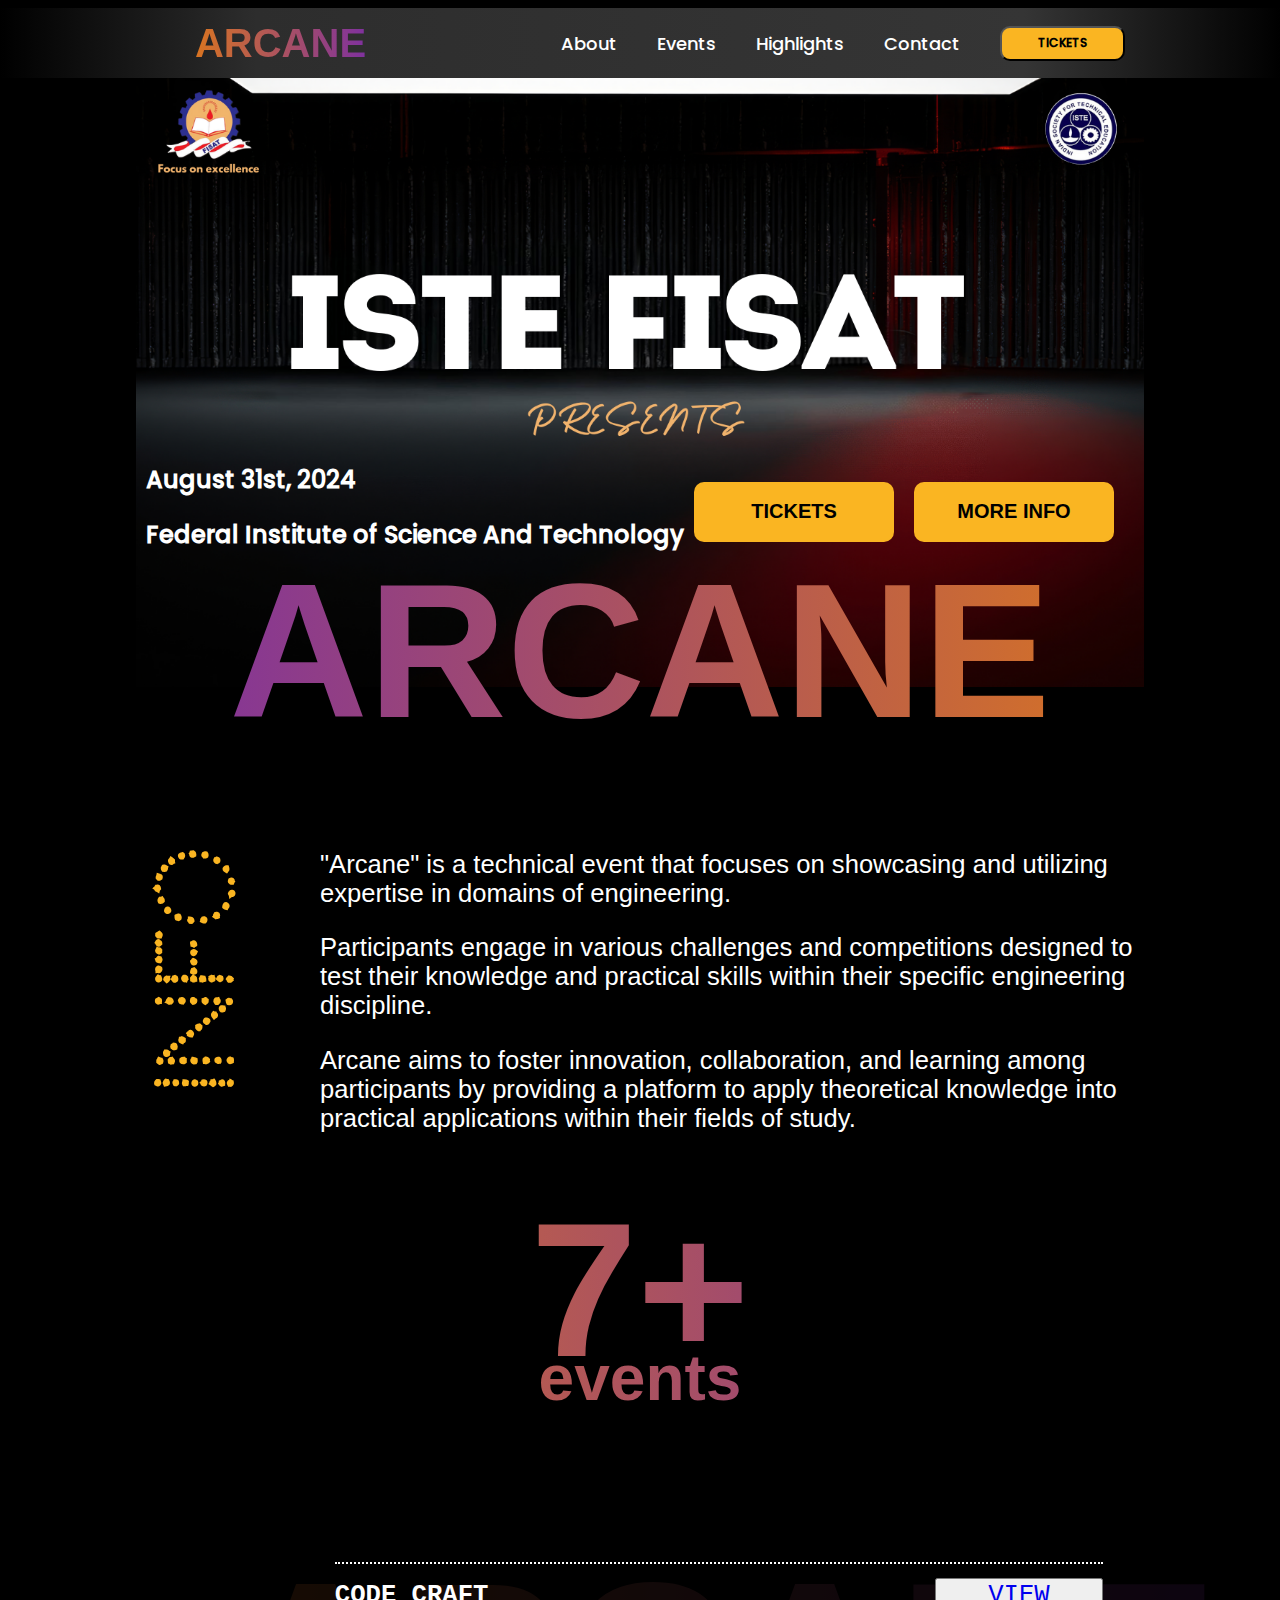
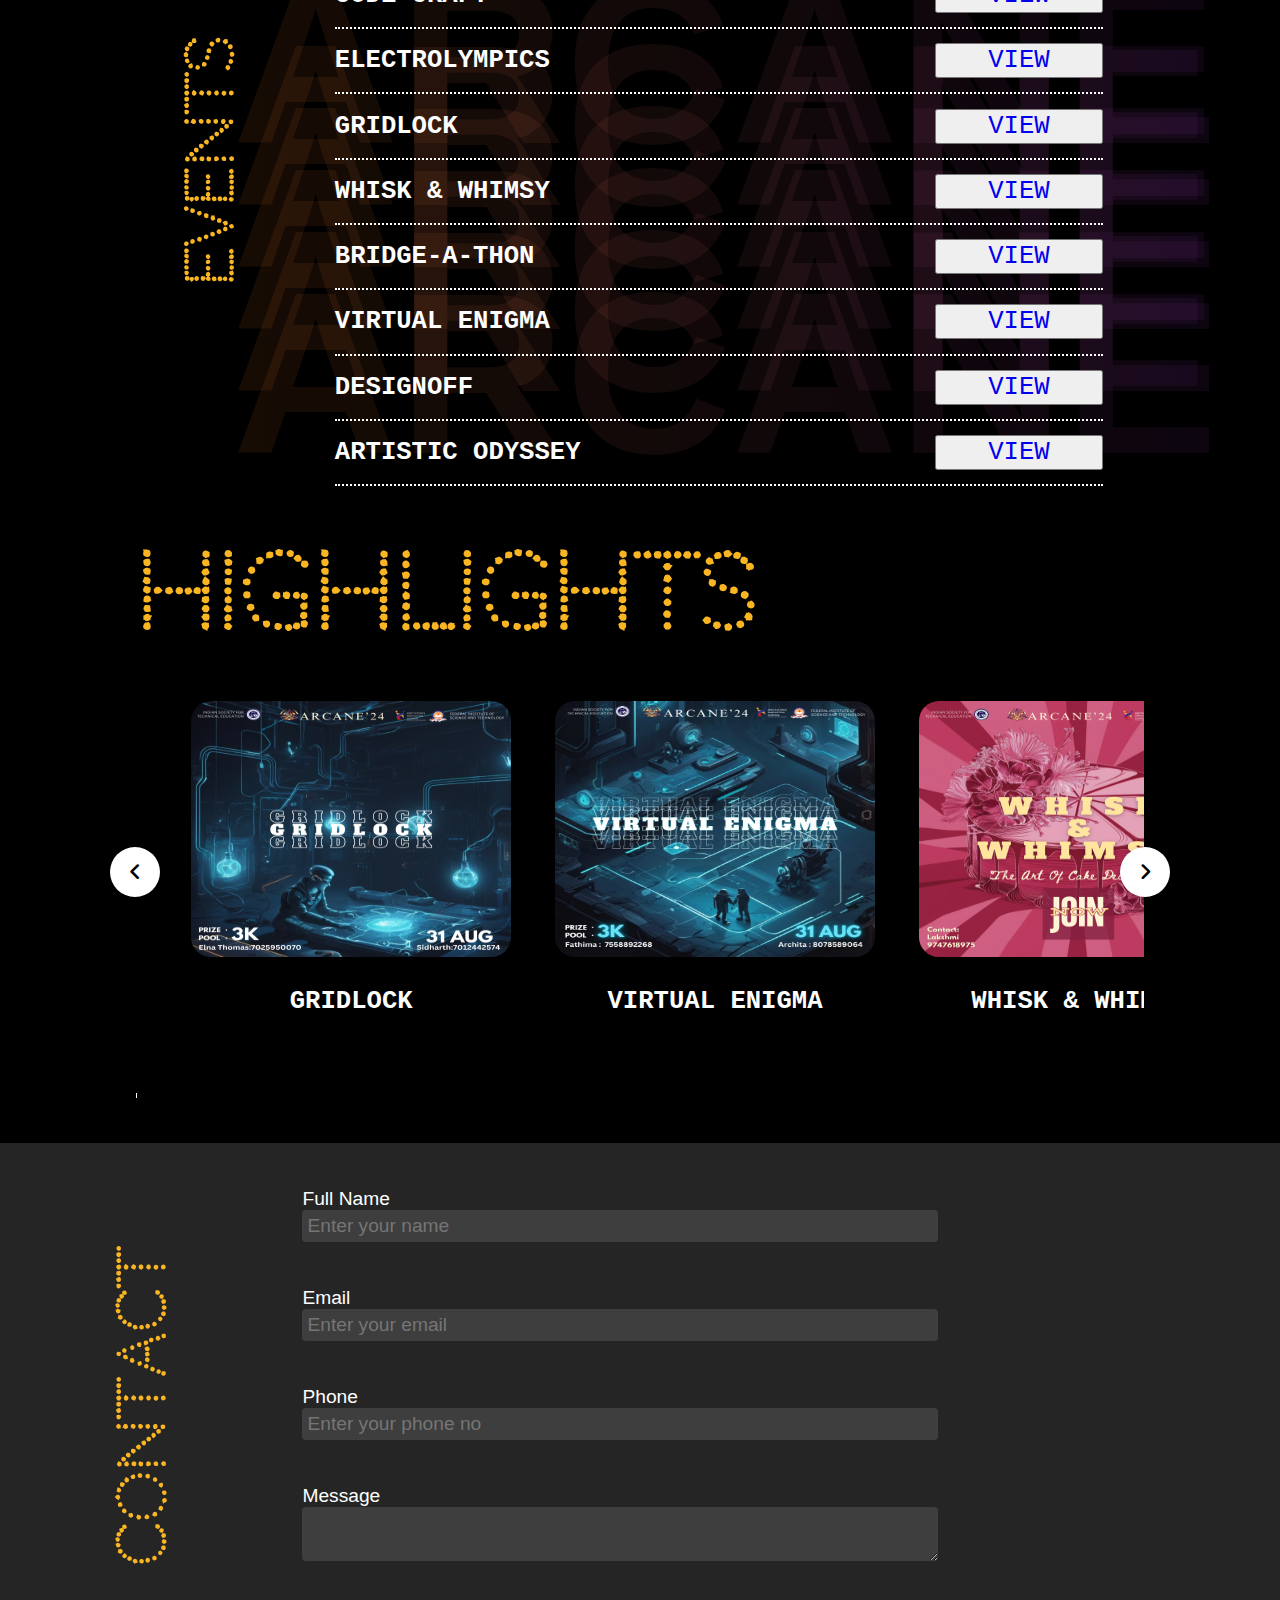
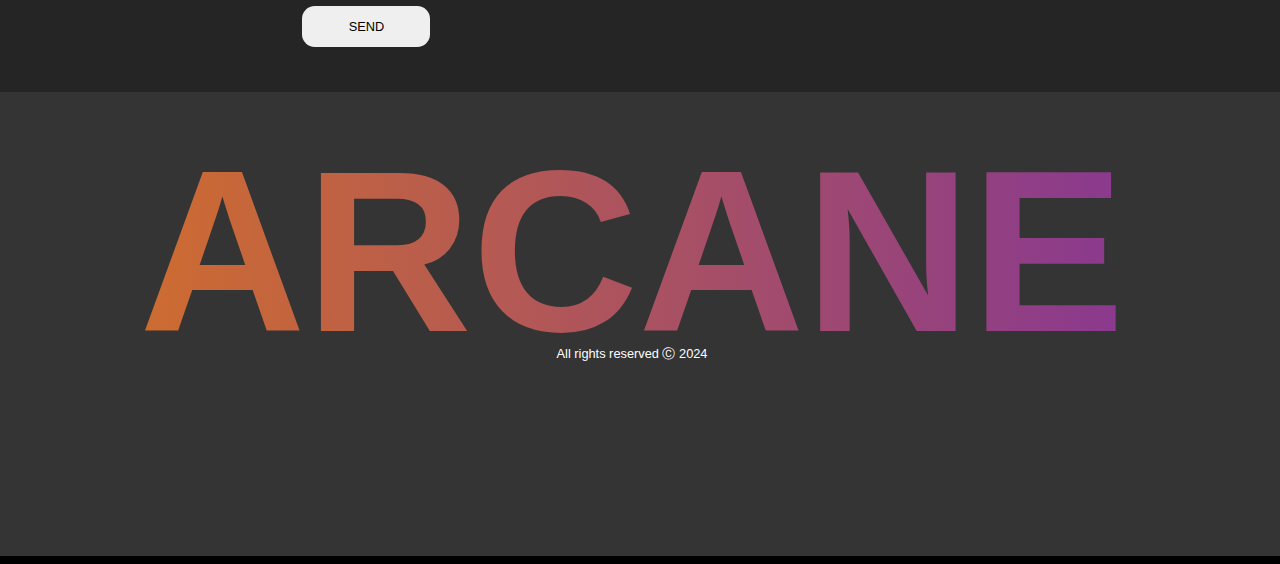
<file: index.html>
<!-- homepage -->

<!DOCTYPE html>
<html lang="en">

<head>
    <meta charset="UTF-8">
    <meta name="viewport" content="width=device-width, initial-scale=1.0">
    <link rel="stylesheet" href="index.css">
    <link rel="stylesheet" href="https://cdnjs.cloudflare.com/ajax/libs/font-awesome/6.3.0/css/all.min.css">
    <link rel="stylesheet" href="https://cdnjs.cloudflare.com/ajax/libs/animate.css/4.1.1/animate.min.css">
    <title>ARCANE</title>
</head>

<body>

    <div class="scroller-animation-bar"></div>
    
    <header class="navbar">
        <ul>
            <h1 class="arcane">ARCANE</h1>
        </ul>
        <div class="list">
            <ul><a href="#about">About</a></ul>
            <ul><a href="#events">Events</a></ul>
            <ul><a href="#highlights">Highlights</a></ul>
            <ul><a href="#contact">Contact</a></ul>
            <ul><button>
                    <a href="#events">TICKETS</a>
                </button>
            </ul>
        </div>
        <button class="hamburger">
            <div class="bars"></div>
        </button>
    </header>
    <div class="ham-list">
        <ul><a href="#about">About</a></ul>
        <ul><a href="#events">Workshops</a></ul>
        <ul><a href="#highlights">Highlights</a></ul>
        <ul><a href="#contact">Contact</a></ul>
        <ul><button>
                <a href="#events">TICKETS</a>
            </button></ul>
    </div>

    <div class="spacer"></div>
    <div class="outer">
        <div class="wrap">
            <div class="name_and_buttons_inner">
                <div class="date_and_venue">
                    <h2 class="date">August 31st, 2024</h2>
                    <h2 class="venue">Federal Institute of Science And Technology</h2>
                </div>
                <div class="buttons">
                    <button><a href="#events">TICKETS</a></button>
                    <button><a href="#about">MORE INFO</a></button>
                </div>
            </div>
            <div id="about" class="big-name">ARCANE</div>
        </div>


        <div class="info_container">
            <h2 class="info_title">INFO</h2>
            <div class="info_exp">
                <p>"Arcane" is a technical event that focuses on showcasing and utilizing expertise in domains of
                    engineering.</p>
                <p>Participants engage in various challenges and competitions designed to test their knowledge and
                    practical skills within their specific engineering discipline.</p>
                <p>Arcane aims to foster innovation, collaboration, and learning among participants by providing a
                    platform to apply theoretical knowledge into practical applications within their fields of study.
                </p>
            </div>
        </div>

        <div class="event_no">
            <div class="event__no">
                <div class="row">
                    <h1 class="no">7</h1>
                    <h1 class="plus">+</h1>
                </div>
                <div class="event_name" id="events">
                    <h1 class="event">events</h1>
                </div>
            </div>
        </div>

        <div class="events">
            <h2 class="event_title">EVENTS</h2>
            <div class="events-exp">
                <div class="divider"></div>
                <div class="events-item">
                    <h1 class="events-name">CODE CRAFT</h1>
                    <button class="events-view"><a href="https://www.yepdesk.com/codecraft-the-algorithm-quest1">VIEW</a></button>
                </div>
                <div class="divider"></div>
                <div class="events-item">
                    <h1 class="events-name">ELECTROLYMPICS</h1>
                    <button class="events-view"><a href="https://www.yepdesk.com/electroolympics1">VIEW</a></button>
                </div>
                <div class="divider"></div>
                <div class="events-item">
                    <h1 class="events-name">GRIDLOCK</h1>
                    <button class="events-view"><a href="https://www.yepdesk.com/gridlock1">VIEW</a></button>
                </div>
                <div class="divider"></div>
                <div class="events-item">
                    <h1 class="events-name">WHISK & WHIMSY</h1>
                    <button class="events-view"><a href="https://www.yepdesk.com/whisk-&-whimsy">VIEW</a></button>
                </div>
                <div class="divider"></div>
                <div class="events-item">
                    <h1 class="events-name">BRIDGE-A-THON</h1>
                    <button class="events-view"><a href="https://www.yepdesk.com/bridge-a-thon1">VIEW</a></button>
                </div>
                <div class="divider"></div>
                <div class="events-item">
                    <h1 class="events-name">VIRTUAL ENIGMA</h1>
                    <button class="events-view"><a href="https://www.yepdesk.com/virtual-enigma1">VIEW</a></button>
                </div>
                <div class="divider" id="highlights"></div>
                <div class="events-item">
                    <h1 class="events-name">DESIGNOFF</h1>
                    <button class="events-view"><a href="https://www.yepdesk.com/designoff1">VIEW</a></button>
                </div>
                <div class="divider"></div>
                <div class="events-item">
                    <h1 class="events-name">ARTISTIC ODYSSEY</h1>
                    <button class="events-view"><a href="https://www.yepdesk.com/artist-odyssey">VIEW</a></button>
                </div>
                <div class="divider"></div>
            </div>


            <div class="gradient_names">
                <div class="bigg-name1">
                    <h1>ARCANE</h1>
                </div>
                <div class="bigg-name2">
                    <h1>ARCANE</h1>
                </div>
                <div class="bigg-name3">
                    <h1>ARCANE</h1>
                </div>
                <div class="bigg-name4">
                    <h1>ARCANE</h1>
                </div>
                <div class="bigg-name5">
                    <h1>ARCANE</h1>
                </div>
                <div class="bigg-name6">
                    <h1>ARCANE</h1>
                </div>
            </div>
        </div>
    </div>
    <div class="highlights">HIGHLIGHTS</div>
    <div class="wrapper">
        <i id="left" class="fa-solid fa-angle-left"></i>
        <ul class="carousel">
            <li class="card" data-link="https://www.yepdesk.com/artist-odyssey">
                <img src="assets/artistic odyssey.jpeg" alt="Artistic Odyssey">
                <h2>ARTISTIC ODYSSEY</h2>
            </li>
            <li class="card" data-link="https://www.yepdesk.com/bridge-a-thon1">
                <img src="assets/bridge-a-thon.jpeg" alt="Bridge-A-Thon">
                <h2>BRIDGE-A-THON</h2>
            </li>
            <li class="card" data-link="https://www.yepdesk.com/codecraft-the-algorithm-quest1">
                <img src="assets/code craft.jpeg" alt="Code Craft">
                <h2>CODE CRAFT</h2>
            </li>
            <li class="card" data-link="https://www.yepdesk.com/designoff1">
                <img src="assets/designoff.jpeg" alt="Designoff">
                <h2>DESIGNOFF</h2>
            </li>
            <li class="card" data-link="https://www.yepdesk.com/electrolympics1">
                <img src="assets/electrolympics.jpeg" alt="Electrolympics">
                <h2>ELECTROLYMPICS</h2>
            </li>
            <li class="card" data-link="https://www.yepdesk.com/gridlock1">
                <img src="assets/gridlock.jpeg" alt="Gridlock">
                <h2>GRIDLOCK</h2>
            </li>
            <li class="card" data-link="https://www.yepdesk.com/virtual-enigma1">
                <img src="assets/virtual-enigma.jpeg" alt="Virtual Enigma">
                <h2>VIRTUAL ENIGMA</h2>
            </li>
            <li class="card" data-link="https://www.yepdesk.com/whisk-&-whimsy">
                <img src="assets/whisk-whimsy.jpeg" alt="Whisk & Whimsy">
                <h2>WHISK & WHIMSY</h2>
            </li>
        </ul>        
        <div class="scroll-info-bar" id="contact"></div>
        <i id="right" class="fa-solid fa-angle-right"></i>

    </div>

    <div class="last_container">
        <div class="contact">
            <h1 class="contact-heading">CONTACT</h1>
            <form class="contact-form" method="post" action="https://script.google.com/macros/s/AKfycby-MZOOfcaqybiTsSEGsOWTePIgVMzjsVNmnntZpAuKcnDz5cqJA1o3uX4Ga9O_M8fn/exec" name="contact-form">
                <span>Full Name</span>
                <input class="field" type="text" placeholder="Enter your name" name="name" id="name" required>
                <span>Email</span>
                <input class="field" type="email" placeholder="Enter your email" id="email" name="email" required>
                <span>Phone</span>
                <input class="field" type="tel" placeholder="Enter your phone no" id="phone" name="phone" required>
                <span>Message</span>
                <textarea class="field" id="message" name="message" required></textarea>
                <button class="btn" type="submit" value="Submit" id="submit">SEND</button>
            </form>
        </div>
        <div class="inner-container">
            <div class="biggg-name">
                <h1>ARCANE</h1>
                <p class="sub-text">All rights reserved &#x24B8; 2024</p>
            </div>
            <div class="map">
                <iframe
                    src="https://www.google.com/maps/embed?pb=!1m18!1m12!1m3!1d3926.372418059777!2d76.40626477503432!3d10.231517589886005!2m3!1f0!2f0!3f0!3m2!1i1024!2i768!4f13.1!3m3!1m2!1s0x3b08068aa17bd247%3A0xf048b9ebcbd2af28!2sFederal%20Institute%20of%20Science%20And%20Technology%20(FISAT)%C2%AE!5e0!3m2!1sen!2sin!4v1721059074111!5m2!1sen!2sin"
                    width="100%" height="100%" style="border:0;" allowfullscreen="" loading="lazy"
                    referrerpolicy="no-referrer-when-downgrade"></iframe>
            </div>
        </div>
    </div>
    <div class="loader-wrapper">
        <div class="loader"></div>
    </div>



    <script src="index.js"></script>

</body>

</html>
</file>
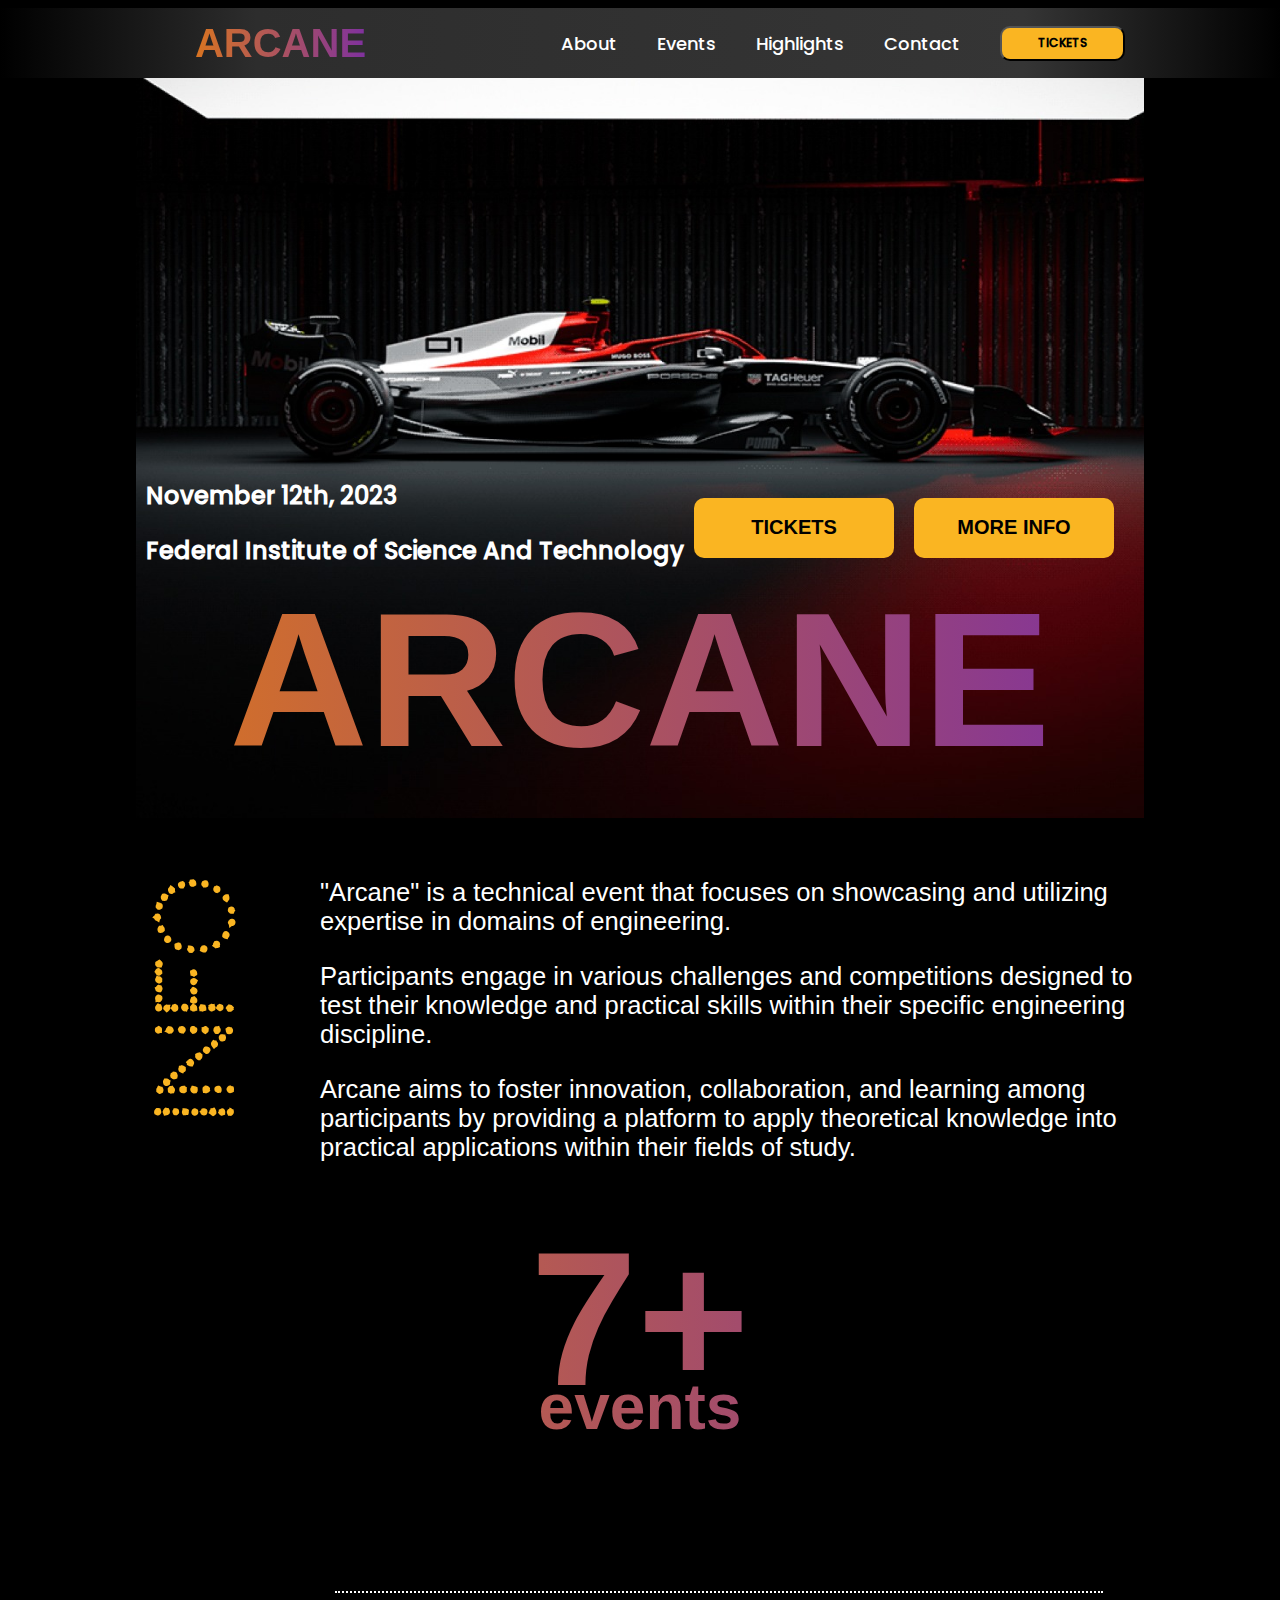
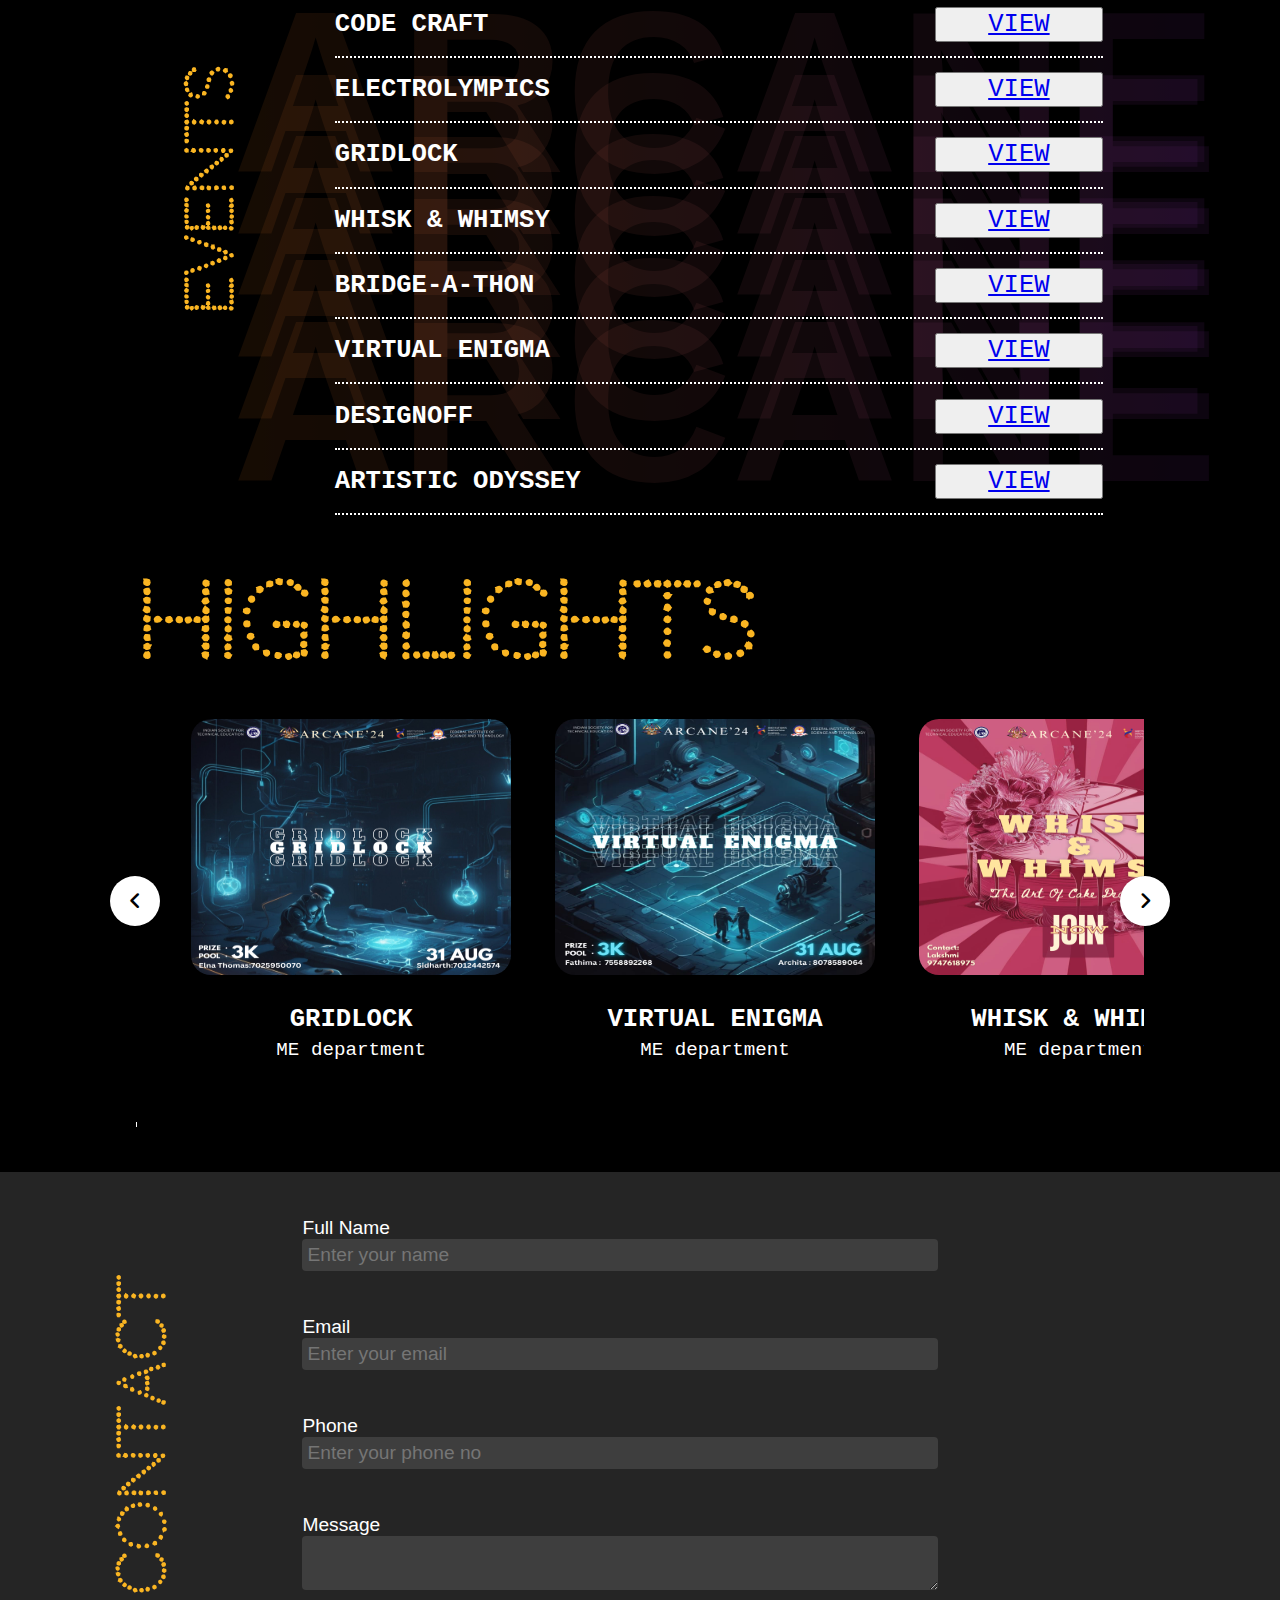
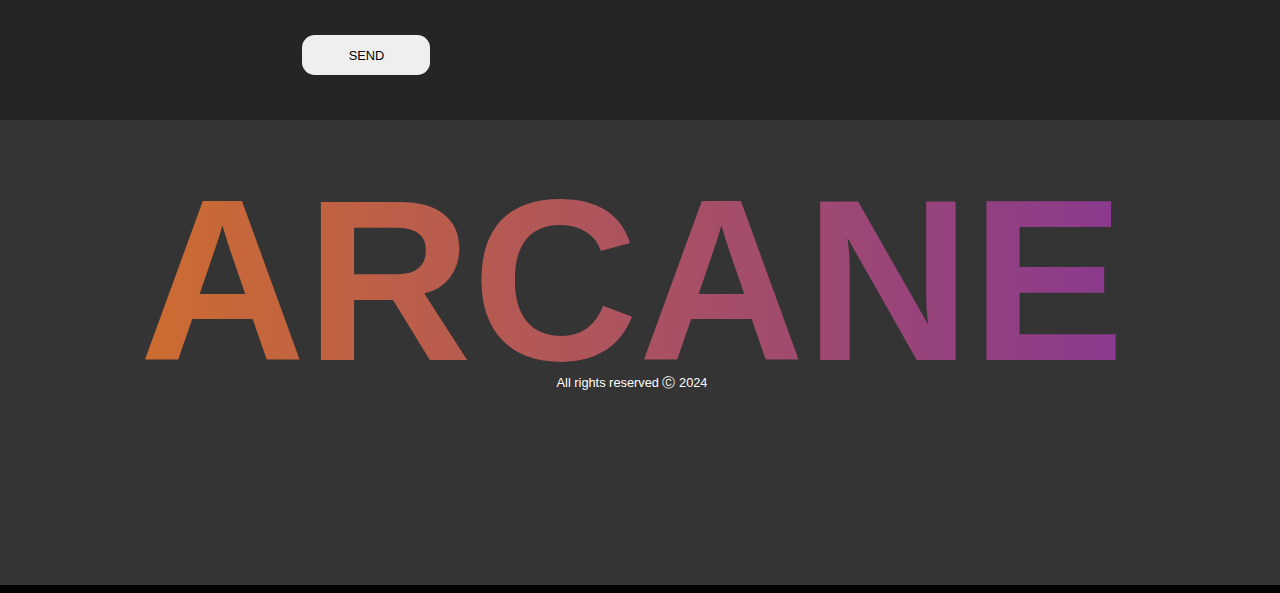
<file: homepage.html>
<!-- homepage -->

<!DOCTYPE html>
<html lang="en">

<head>
    <meta charset="UTF-8">
    <meta name="viewport" content="width=device-width, initial-scale=1.0">
    <link rel="stylesheet" href="homepage.css">
    <link rel="stylesheet" href="https://cdnjs.cloudflare.com/ajax/libs/font-awesome/6.3.0/css/all.min.css">
    <title>HOME</title>
</head>

<body>

    <div class="scroller-animation-bar"></div>
    <header class="navbar">
        <ul>
            <h1 class="arcane">ARCANE</h1>
        </ul>
        <div class="list">
            <ul><a href="#about">About</a></ul>
            <ul><a href="#events">Events</a></ul>
            <ul><a href="#highlights">Highlights</a></ul>
            <ul><a href="#contact">Contact</a></ul>
            <ul><button>
                    <a href="tickets.html">TICKETS</a>
                </button>
            </ul>
        </div>
        <button class="hamburger">
            <div class="bars"></div>
        </button>
    </header>
    <div class="ham-list">
        <ul><a href="#about">About</a></ul>
        <ul><a href="#events">Workshops</a></ul>
        <ul><a href="#highlights">Highlights</a></ul>
        <ul><a href="#contact">Contact</a></ul>
        <ul><button>
                <a href="tickets.html">TICKETS</a>
            </button></ul>
    </div>

    <div class="outer">
        <div class="wrap">
            <div class="name_and_buttons_inner">
                <div class="date_and_venue">
                    <h2 class="date">November 12th, 2023</h2>
                    <h2 class="venue">Federal Institute of Science And Technology</h2>
                </div>
                <div class="buttons">
                    <button><a href="tickets.html">TICKETS</a></button>
                    <button><a href="tickets.html">MORE INFO</a></button>
                </div>
            </div>
            <h1 class="big-name" id="about">ARCANE</h1>
        </div>


        <div class="info_container">
            <h2 class="info_title">INFO</h2>
            <div class="info_exp">
                <p>"Arcane" is a technical event that focuses on showcasing and utilizing expertise in domains of
                    engineering.</p>
                <p>Participants engage in various challenges and competitions designed to test their knowledge and
                    practical skills within their specific engineering discipline.</p>
                <p>Arcane aims to foster innovation, collaboration, and learning among participants by providing a
                    platform to apply theoretical knowledge into practical applications within their fields of study.
                </p>
            </div>
        </div>

        <div class="event_no">
            <div class="event__no">
                <div class="row">
                    <h1 class="no">7</h1>
                    <h1 class="plus">+</h1>
                </div>
                <div class="event_name" id="events">
                    <h1 class="event">events</h1>
                </div>
            </div>
        </div>

        <div class="events">
            <h2 class="event_title">EVENTS</h2>
            <div class="events-exp">
                <div class="divider"></div>
                <div class="events-item">
                    <h1 class="events-name">CODE CRAFT</h1>
                    <button class="events-view"><a href="https://www.yepdesk.com/codecraft-the-algorithm-quest1">VIEW</a></button>
                </div>
                <div class="divider"></div>
                <div class="events-item">
                    <h1 class="events-name">ELECTROLYMPICS</h1>
                    <button class="events-view"><a href="https://www.yepdesk.com/electroolympics1">VIEW</a></button>
                </div>
                <div class="divider"></div>
                <div class="events-item">
                    <h1 class="events-name">GRIDLOCK</h1>
                    <button class="events-view"><a href="https://www.yepdesk.com/gridlock1">VIEW</a></button>
                </div>
                <div class="divider"></div>
                <div class="events-item">
                    <h1 class="events-name">WHISK & WHIMSY</h1>
                    <button class="events-view"><a href="https://www.yepdesk.com/whisk-&-whimsy">VIEW</a></button>
                </div>
                <div class="divider"></div>
                <div class="events-item">
                    <h1 class="events-name">BRIDGE-A-THON</h1>
                    <button class="events-view"><a href="https://www.yepdesk.com/bridge-a-thon1">VIEW</a></button>
                </div>
                <div class="divider"></div>
                <div class="events-item">
                    <h1 class="events-name">VIRTUAL ENIGMA</h1>
                    <button class="events-view"><a href="https://www.yepdesk.com/virtual-enigma1">VIEW</a></button>
                </div>
                <div class="divider" id="highlights"></div>
                <div class="events-item">
                    <h1 class="events-name">DESIGNOFF</h1>
                    <button class="events-view"><a href="https://www.yepdesk.com/designoff1">VIEW</a></button>
                </div>
                <div class="divider"></div>
                <div class="events-item">
                    <h1 class="events-name">ARTISTIC ODYSSEY</h1>
                    <button class="events-view"><a href="https://www.yepdesk.com/artist-odyssey">VIEW</a></button>
                </div>
                <div class="divider"></div>
            </div>


            <div class="gradient_names">
                <div class="bigg-name1">
                    <h1>ARCANE</h1>
                </div>
                <div class="bigg-name2">
                    <h1>ARCANE</h1>
                </div>
                <div class="bigg-name3">
                    <h1>ARCANE</h1>
                </div>
                <div class="bigg-name4">
                    <h1>ARCANE</h1>
                </div>
                <div class="bigg-name5">
                    <h1>ARCANE</h1>
                </div>
                <div class="bigg-name6">
                    <h1>ARCANE</h1>
                </div>
            </div>
        </div>
    </div>
    <div class="highlights">HIGHLIGHTS</div>
    <div class="wrapper">
        <i id="left" class="fa-solid fa-angle-left"></i>
        <ul class="carousel">
            <li class="card" data-link="https://www.yepdesk.com/artist-odyssey">
                <img src="/assets/artistic odyssey.jpeg" alt="Artistic Odyssey">
                <h2>ARTISTIC ODYSSEY</h2>
                <span>ME department</span>
            </li>
            <li class="card" data-link="https://www.yepdesk.com/bridge-a-thon1">
                <img src="/assets/bridge-a-thon.jpeg" alt="Bridge-A-Thon">
                <h2>BRIDGE-A-THON</h2>
                <span>ME department</span>
            </li>
            <li class="card" data-link="https://www.yepdesk.com/codecraft-the-algorithm-quest1">
                <img src="/assets/code craft.jpeg" alt="Code Craft">
                <h2>CODE CRAFT</h2>
                <span>ME department</span>
            </li>
            <li class="card" data-link="https://www.yepdesk.com/designoff1">
                <img src="/assets/designoff.jpeg" alt="Designoff">
                <h2>DESIGNOFF</h2>
                <span>ME department</span>
            </li>
            <li class="card" data-link="https://www.yepdesk.com/electrolympics1">
                <img src="/assets/electrolympics.jpeg" alt="Electrolympics">
                <h2>ELECTROLYMPICS</h2>
                <span>ME department</span>
            </li>
            <li class="card" data-link="https://www.yepdesk.com/gridlock1">
                <img src="/assets/gridlock.jpeg" alt="Gridlock">
                <h2>GRIDLOCK</h2>
                <span>ME department</span>
            </li>
            <li class="card" data-link="https://www.yepdesk.com/virtual-enigma1">
                <img src="/assets/virtual-enigma.jpeg" alt="Virtual Enigma">
                <h2>VIRTUAL ENIGMA</h2>
                <span>ME department</span>
            </li>
            <li class="card" data-link="https://www.yepdesk.com/whisk-&-whimsy">
                <img src="/assets/whisk-whimsy.jpeg" alt="Whisk & Whimsy">
                <h2>WHISK & WHIMSY</h2>
                <span>ME department</span>
            </li>
        </ul>        
        <div class="scroll-info-bar" id="contact"></div>
        <i id="right" class="fa-solid fa-angle-right"></i>

    </div>

    <div class="last_container">
        <div class="contact">
            <h1 class="contact-heading">CONTACT</h1>
            <div class="contact-form">
                <span>Full Name</span>
                <input class="field" type="text" placeholder="Enter your name" id="name" required>
                <span>Email</span>
                <input class="field" type="email" placeholder="Enter your email" id="email" required>
                <span>Phone</span>
                <input class="field" type="tel" placeholder="Enter your phone no" id="phone" required>
                <span>Message</span>
                <textarea class="field" id="message" required></textarea>
                <button class="btn" type="submit" id="submit">SEND</button>
            </div>
        </div>
        <div class="inner-container">
            <div class="biggg-name">
                <h1>ARCANE</h1>
                <p class="sub-text">All rights reserved &#x24B8; 2024</p>
            </div>
            <div class="map">
                <iframe
                    src="https://www.google.com/maps/embed?pb=!1m18!1m12!1m3!1d3926.372418059777!2d76.40626477503432!3d10.231517589886005!2m3!1f0!2f0!3f0!3m2!1i1024!2i768!4f13.1!3m3!1m2!1s0x3b08068aa17bd247%3A0xf048b9ebcbd2af28!2sFederal%20Institute%20of%20Science%20And%20Technology%20(FISAT)%C2%AE!5e0!3m2!1sen!2sin!4v1721059074111!5m2!1sen!2sin"
                    width="100%" height="100%" style="border:0;" allowfullscreen="" loading="lazy"
                    referrerpolicy="no-referrer-when-downgrade"></iframe>
            </div>
        </div>
    </div>



    <script src="homepage.js"></script>

</body>

</html>
</file>
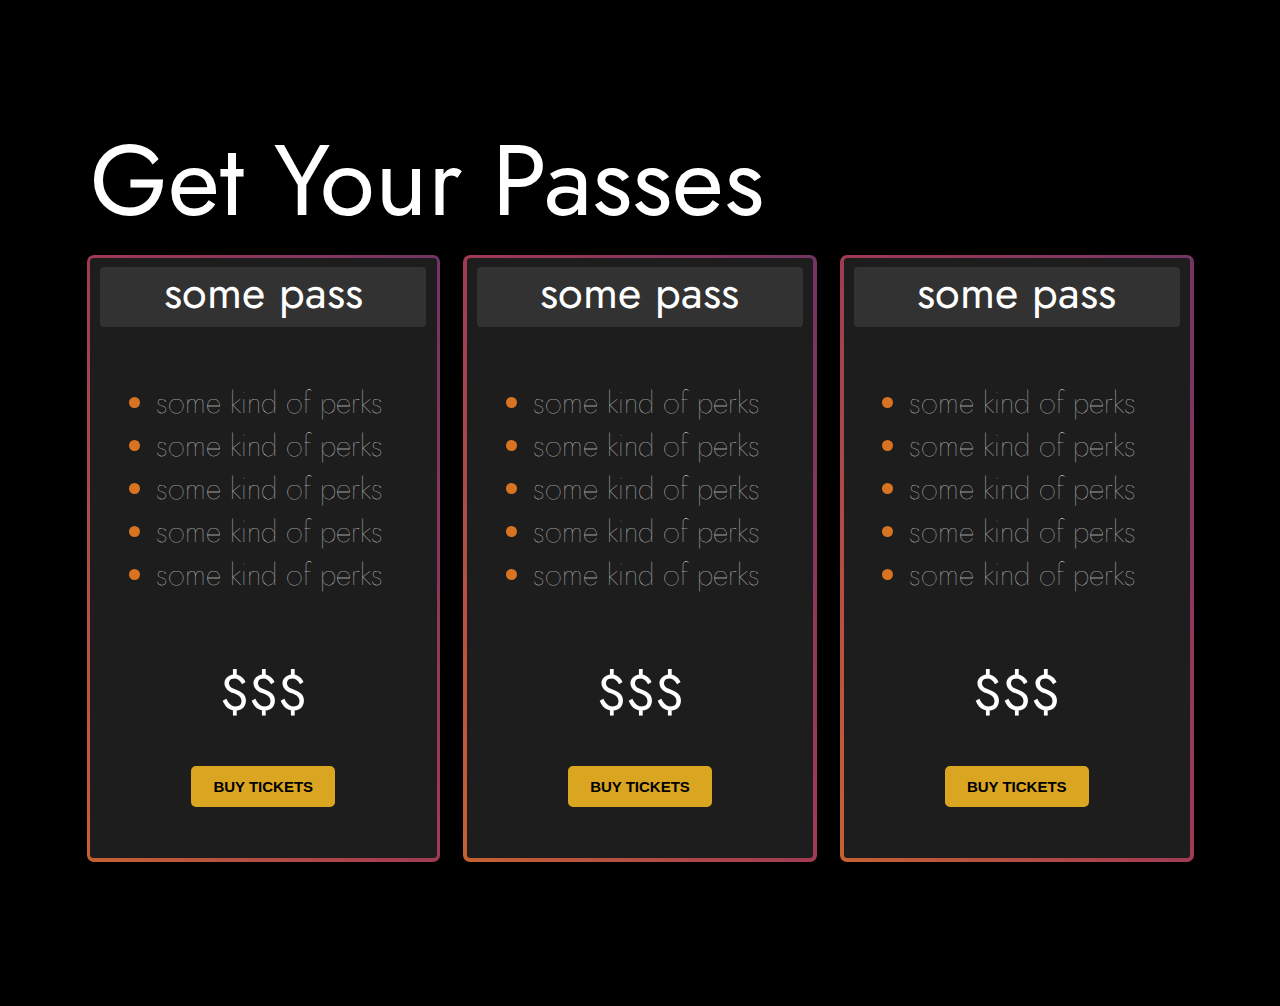
<file: reg.html>
<!DOCTYPE html>
<html lang="en">
<head>
    <meta charset="UTF-8">
    <meta name="viewport" content="width=device-width, initial-scale=1.0">
    <title>Document</title>
    <link rel="stylesheet" href="reg.css">
    <link rel="preconnect" href="https://fonts.googleapis.com">
    <link rel="preconnect" href="https://fonts.gstatic.com" crossorigin>
    <link href="https://fonts.googleapis.com/css2?family=Inter+Tight:ital,wght@0,100..900;1,100..900&family=Jost:ital,wght@0,100..900;1,100..900&family=Poppins&display=swap" rel="stylesheet">
</head>
<body>
    <section class="frame-1">
        <main>
            <div class="f1-box1">
                <div class="heding">Get Your Passes</div>
                <div class="f1-box2">
                    <div class="passes gradient-border">
                        <div class="pass-hed">
                            <div class="pass-hed1"><p class="hed-nam">some pass</p></div>
                        </div>
                        <!-- <div class="line"></div> -->
                        <div class="perks">
                            <ul>
                                <li><span>some kind of perks </span></li>
                                <li><span>some kind of perks</span></li>
                                <li><span>some kind of perks</span></li>
                                <li><span>some kind of perks</span></li>
                                <li><span>some kind of perks</span></li>
                            </ul>
                        </div>
                        <div class="price">$$$</div>
                        <div class="btn">
                            <button class="click">BUY TICKETS</button>
                        </div>
                    </div>
                    <div class="passes gradient-border">
                        <div class="pass-hed">
                            <div class="pass-hed1"><p class="hed-nam">some pass</p></div>
                        </div>
                        <!-- <div class="line"></div> -->
                        <div class="perks">
                            <ul>
                                <li><span>some kind of perks </span></li>
                                <li><span>some kind of perks</span></li>
                                <li><span>some kind of perks</span></li>
                                <li><span>some kind of perks</span></li>
                                <li><span>some kind of perks</span></li>
                            </ul>
                        </div>
                        <div class="price">$$$</div>
                        <div class="btn">
                            <button class="click">BUY TICKETS</button>
                        </div>
                    </div>
                    <div class="passes gradient-border">
                        <div class="pass-hed">
                            <div class="pass-hed1"><p class="hed-nam">some pass</p></div>
                        </div>
                        <!-- <div class="line"></div> -->
                        <div class="perks">
                            <ul>
                                <li><span>some kind of perks </span></li>
                                <li><span>some kind of perks</span></li>
                                <li><span>some kind of perks</span></li>
                                <li><span>some kind of perks</span></li>
                                <li><span>some kind of perks</span></li>
                            </ul>
                        </div>
                        <div class="price">$$$</div>
                        <div class="btn">
                            <button class="click">BUY TICKETS</button>
                        </div>
                    </div>
                </div>
            </div>
        </main>
    </section>
</body>
</html>
</file>
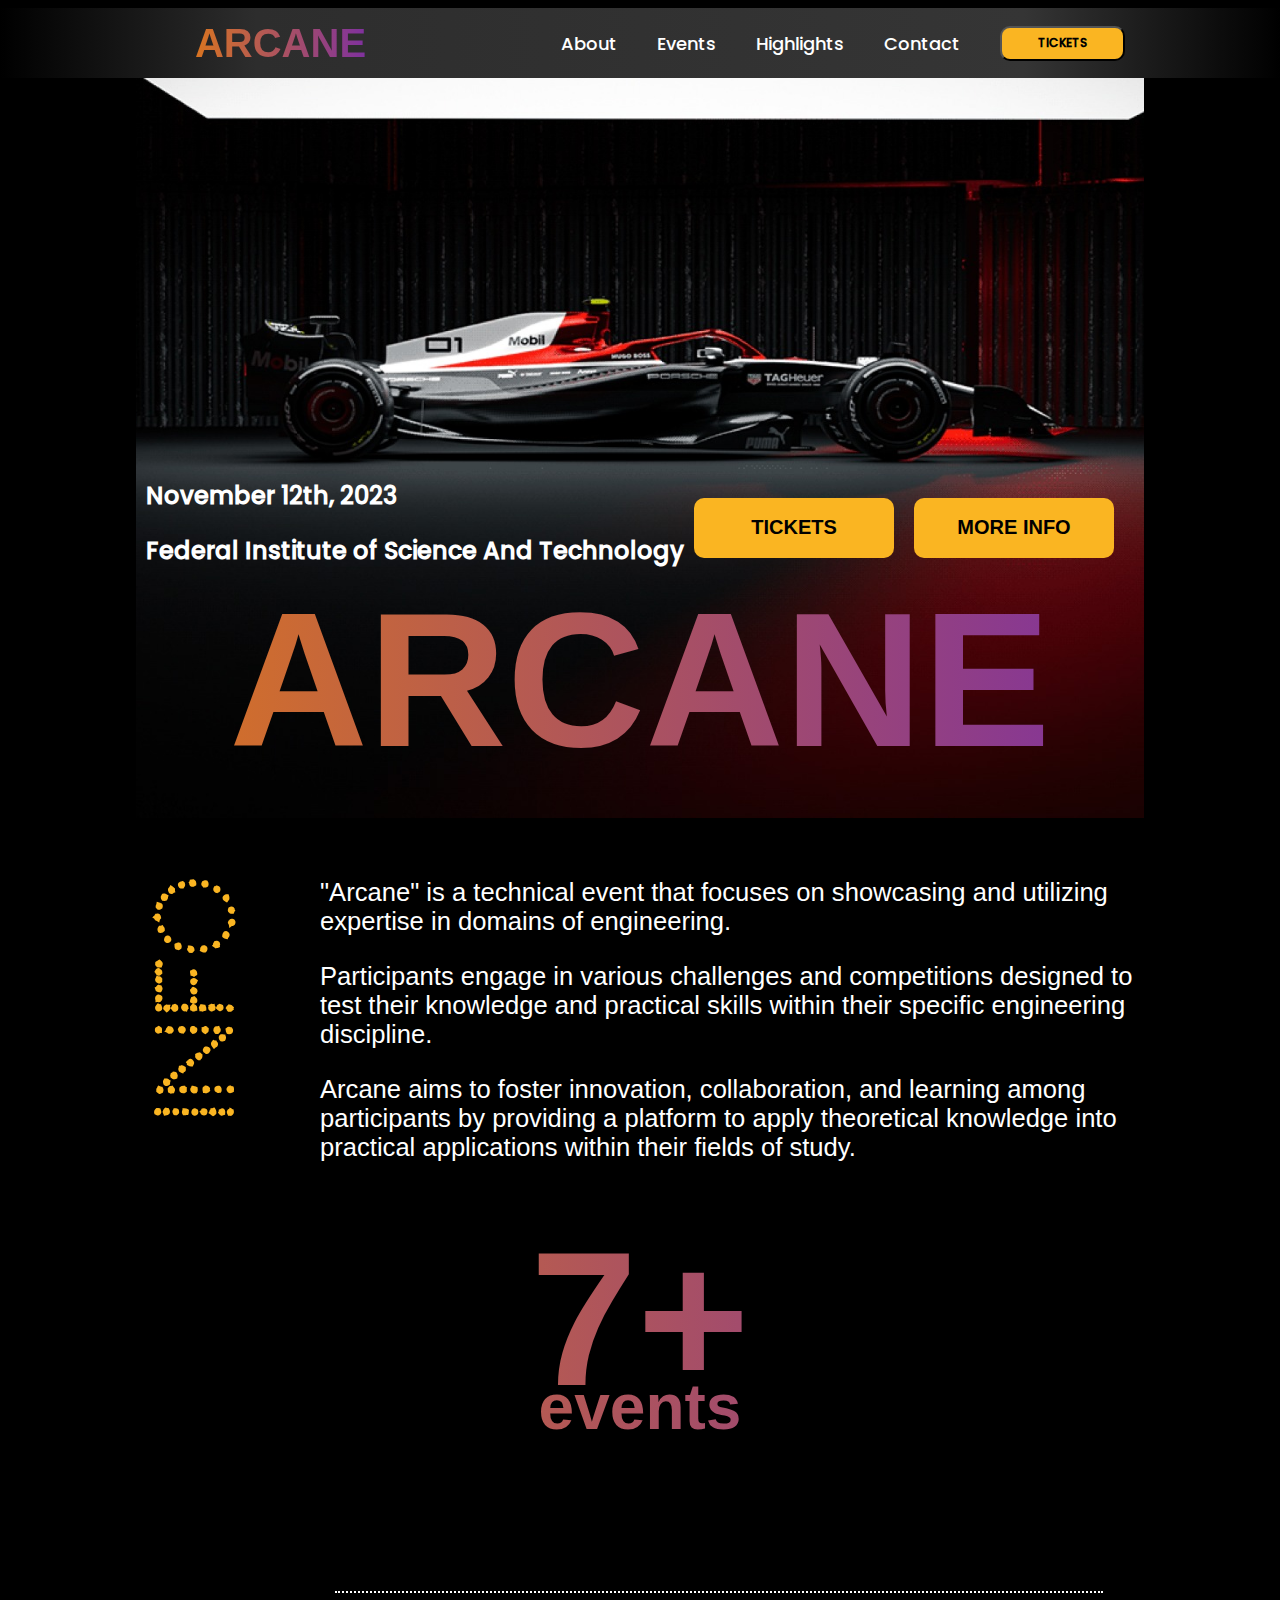
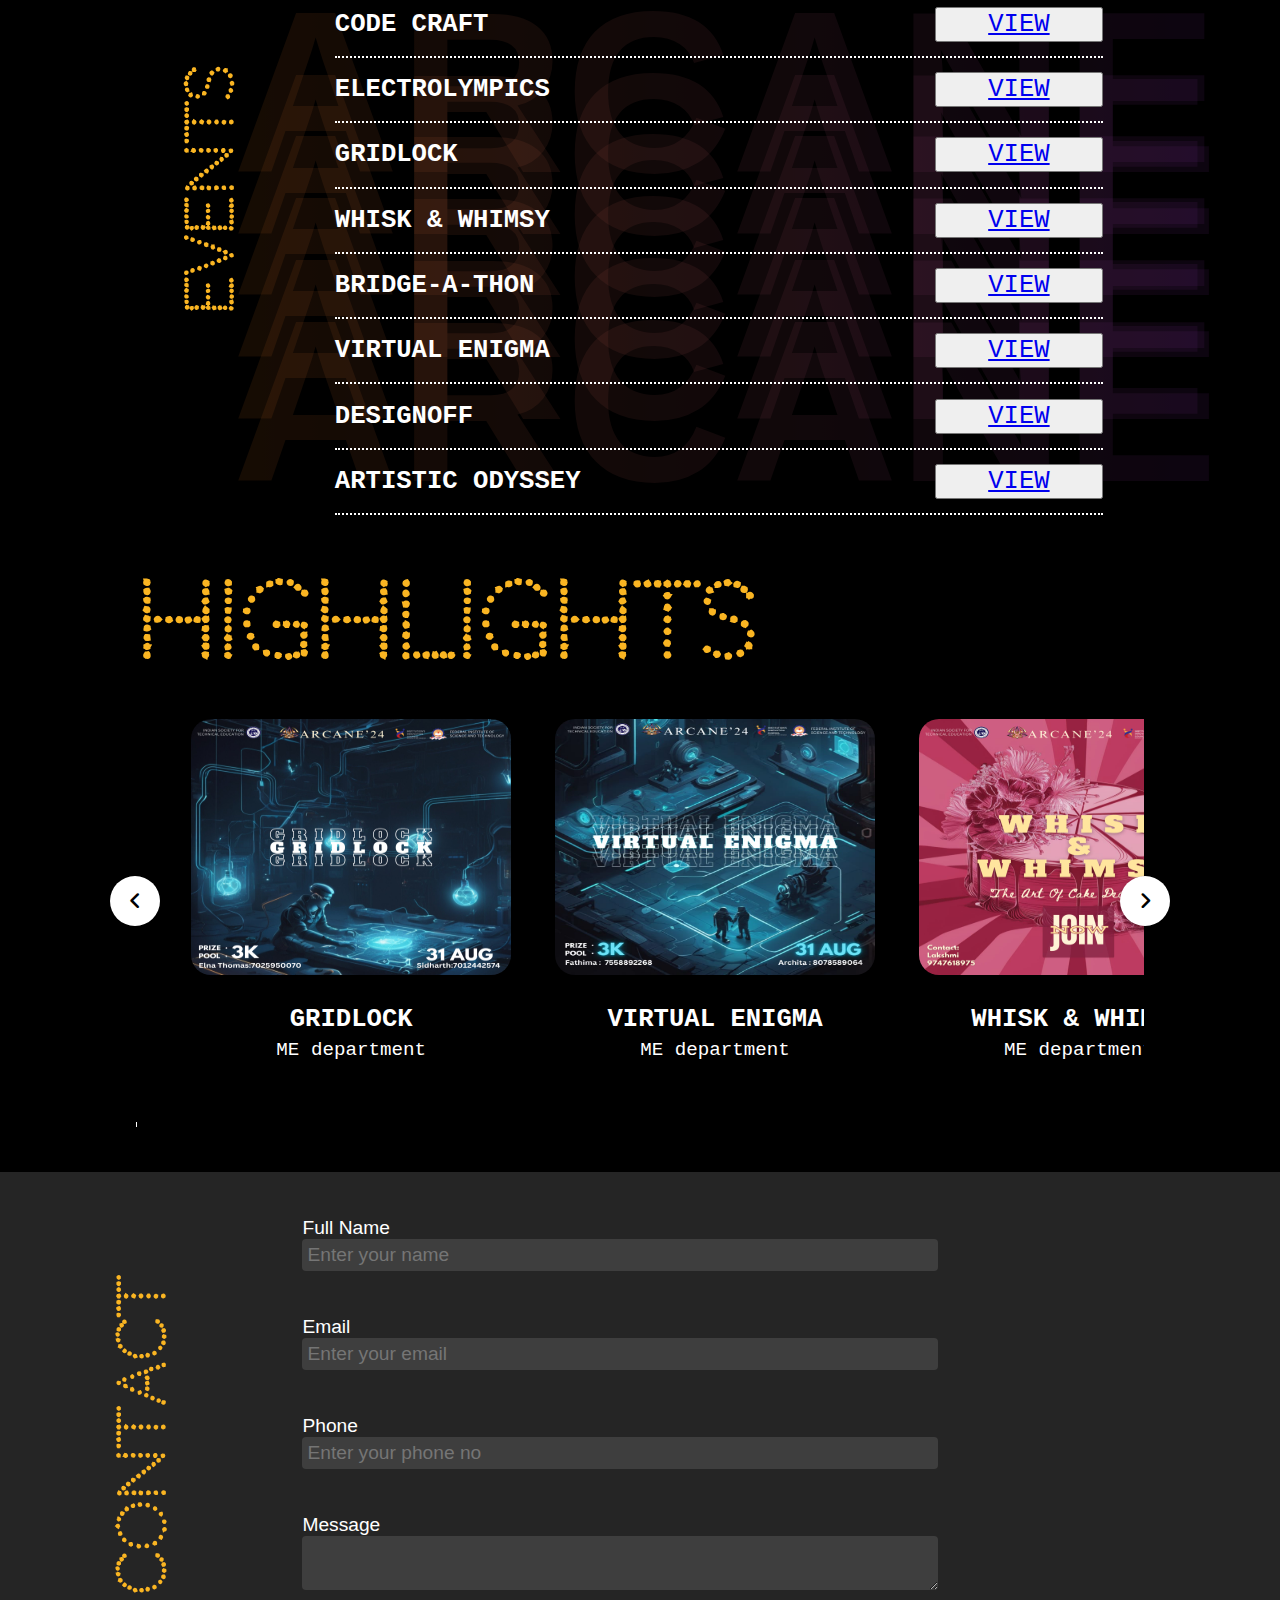
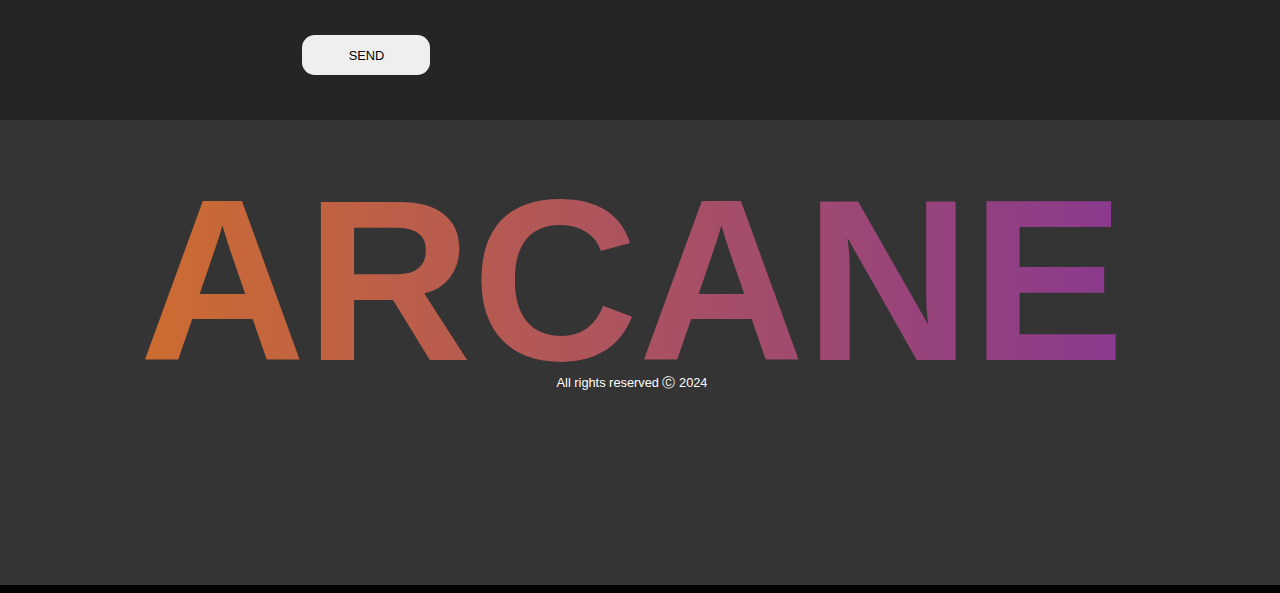
<file: html files/homepage.html>
<!-- homepage -->

<!DOCTYPE html>
<html lang="en">

<head>
    <meta charset="UTF-8">
    <meta name="viewport" content="width=device-width, initial-scale=1.0">
    <link rel="stylesheet" href="/styles/homepage.css">
    <link rel="stylesheet" href="https://cdnjs.cloudflare.com/ajax/libs/font-awesome/6.3.0/css/all.min.css">
    <title>HOME</title>
</head>

<body>

    <div class="scroller-animation-bar"></div>
    <header class="navbar">
        <ul>
            <h1 class="arcane">ARCANE</h1>
        </ul>
        <div class="list">
            <ul><a href="#about">About</a></ul>
            <ul><a href="#events">Events</a></ul>
            <ul><a href="#highlights">Highlights</a></ul>
            <ul><a href="#contact">Contact</a></ul>
            <ul><button>
                    <a href="tickets.html">TICKETS</a>
                </button>
            </ul>
        </div>
        <button class="hamburger">
            <div class="bars"></div>
        </button>
    </header>
    <div class="ham-list">
        <ul><a href="#about">About</a></ul>
        <ul><a href="#events">Workshops</a></ul>
        <ul><a href="#highlights">Highlights</a></ul>
        <ul><a href="#contact">Contact</a></ul>
        <ul><button>
                <a href="tickets.html">TICKETS</a>
            </button></ul>
    </div>

    <div class="outer">
        <div class="wrap">
            <div class="name_and_buttons_inner">
                <div class="date_and_venue">
                    <h2 class="date">November 12th, 2023</h2>
                    <h2 class="venue">Federal Institute of Science And Technology</h2>
                </div>
                <div class="buttons">
                    <button><a href="tickets.html">TICKETS</a></button>
                    <button><a href="tickets.html">MORE INFO</a></button>
                </div>
            </div>
            <h1 class="big-name" id="about">ARCANE</h1>
        </div>


        <div class="info_container">
            <h2 class="info_title">INFO</h2>
            <div class="info_exp">
                <p>"Arcane" is a technical event that focuses on showcasing and utilizing expertise in domains of
                    engineering.</p>
                <p>Participants engage in various challenges and competitions designed to test their knowledge and
                    practical skills within their specific engineering discipline.</p>
                <p>Arcane aims to foster innovation, collaboration, and learning among participants by providing a
                    platform to apply theoretical knowledge into practical applications within their fields of study.
                </p>
            </div>
        </div>

        <div class="event_no">
            <div class="event__no">
                <div class="row">
                    <h1 class="no">7</h1>
                    <h1 class="plus">+</h1>
                </div>
                <div class="event_name" id="events">
                    <h1 class="event">events</h1>
                </div>
            </div>
        </div>

        <div class="events">
            <h2 class="event_title">EVENTS</h2>
            <div class="events-exp">
                <div class="divider"></div>
                <div class="events-item">
                    <h1 class="events-name">CODE CRAFT</h1>
                    <button class="events-view"><a href="https://www.yepdesk.com/codecraft-the-algorithm-quest1">VIEW</a></button>
                </div>
                <div class="divider"></div>
                <div class="events-item">
                    <h1 class="events-name">ELECTROLYMPICS</h1>
                    <button class="events-view"><a href="https://www.yepdesk.com/electroolympics1">VIEW</a></button>
                </div>
                <div class="divider"></div>
                <div class="events-item">
                    <h1 class="events-name">GRIDLOCK</h1>
                    <button class="events-view"><a href="https://www.yepdesk.com/gridlock1">VIEW</a></button>
                </div>
                <div class="divider"></div>
                <div class="events-item">
                    <h1 class="events-name">WHISK & WHIMSY</h1>
                    <button class="events-view"><a href="https://www.yepdesk.com/whisk-&-whimsy">VIEW</a></button>
                </div>
                <div class="divider"></div>
                <div class="events-item">
                    <h1 class="events-name">BRIDGE-A-THON</h1>
                    <button class="events-view"><a href="https://www.yepdesk.com/bridge-a-thon1">VIEW</a></button>
                </div>
                <div class="divider"></div>
                <div class="events-item">
                    <h1 class="events-name">VIRTUAL ENIGMA</h1>
                    <button class="events-view"><a href="https://www.yepdesk.com/virtual-enigma1">VIEW</a></button>
                </div>
                <div class="divider" id="highlights"></div>
                <div class="events-item">
                    <h1 class="events-name">DESIGNOFF</h1>
                    <button class="events-view"><a href="https://www.yepdesk.com/designoff1">VIEW</a></button>
                </div>
                <div class="divider"></div>
                <div class="events-item">
                    <h1 class="events-name">ARTISTIC ODYSSEY</h1>
                    <button class="events-view"><a href="https://www.yepdesk.com/artist-odyssey">VIEW</a></button>
                </div>
                <div class="divider"></div>
            </div>


            <div class="gradient_names">
                <div class="bigg-name1">
                    <h1>ARCANE</h1>
                </div>
                <div class="bigg-name2">
                    <h1>ARCANE</h1>
                </div>
                <div class="bigg-name3">
                    <h1>ARCANE</h1>
                </div>
                <div class="bigg-name4">
                    <h1>ARCANE</h1>
                </div>
                <div class="bigg-name5">
                    <h1>ARCANE</h1>
                </div>
                <div class="bigg-name6">
                    <h1>ARCANE</h1>
                </div>
            </div>
        </div>
    </div>
    <div class="highlights">HIGHLIGHTS</div>
    <div class="wrapper">
        <i id="left" class="fa-solid fa-angle-left"></i>
        <ul class="carousel">
            <li class="card" data-link="https://www.yepdesk.com/artist-odyssey">
                <img src="/assets/artistic odyssey.jpeg" alt="Artistic Odyssey">
                <h2>ARTISTIC ODYSSEY</h2>
                <span>ME department</span>
            </li>
            <li class="card" data-link="https://www.yepdesk.com/bridge-a-thon1">
                <img src="/assets/bridge-a-thon.jpeg" alt="Bridge-A-Thon">
                <h2>BRIDGE-A-THON</h2>
                <span>ME department</span>
            </li>
            <li class="card" data-link="https://www.yepdesk.com/codecraft-the-algorithm-quest1">
                <img src="/assets/code craft.jpeg" alt="Code Craft">
                <h2>CODE CRAFT</h2>
                <span>ME department</span>
            </li>
            <li class="card" data-link="https://www.yepdesk.com/designoff1">
                <img src="/assets/designoff.jpeg" alt="Designoff">
                <h2>DESIGNOFF</h2>
                <span>ME department</span>
            </li>
            <li class="card" data-link="https://www.yepdesk.com/electrolympics1">
                <img src="/assets/electrolympics.jpeg" alt="Electrolympics">
                <h2>ELECTROLYMPICS</h2>
                <span>ME department</span>
            </li>
            <li class="card" data-link="https://www.yepdesk.com/gridlock1">
                <img src="/assets/gridlock.jpeg" alt="Gridlock">
                <h2>GRIDLOCK</h2>
                <span>ME department</span>
            </li>
            <li class="card" data-link="https://www.yepdesk.com/virtual-enigma1">
                <img src="/assets/virtual-enigma.jpeg" alt="Virtual Enigma">
                <h2>VIRTUAL ENIGMA</h2>
                <span>ME department</span>
            </li>
            <li class="card" data-link="https://www.yepdesk.com/whisk-&-whimsy">
                <img src="/assets/whisk-whimsy.jpeg" alt="Whisk & Whimsy">
                <h2>WHISK & WHIMSY</h2>
                <span>ME department</span>
            </li>
        </ul>        
        <div class="scroll-info-bar" id="contact"></div>
        <i id="right" class="fa-solid fa-angle-right"></i>

    </div>

    <div class="last_container">
        <div class="contact">
            <h1 class="contact-heading">CONTACT</h1>
            <div class="contact-form">
                <span>Full Name</span>
                <input class="field" type="text" placeholder="Enter your name" id="name" required>
                <span>Email</span>
                <input class="field" type="email" placeholder="Enter your email" id="email" required>
                <span>Phone</span>
                <input class="field" type="tel" placeholder="Enter your phone no" id="phone" required>
                <span>Message</span>
                <textarea class="field" id="message" required></textarea>
                <button class="btn" type="submit" id="submit">SEND</button>
            </div>
        </div>
        <div class="inner-container">
            <div class="biggg-name">
                <h1>ARCANE</h1>
                <p class="sub-text">All rights reserved &#x24B8; 2024</p>
            </div>
            <div class="map">
                <iframe
                    src="https://www.google.com/maps/embed?pb=!1m18!1m12!1m3!1d3926.372418059777!2d76.40626477503432!3d10.231517589886005!2m3!1f0!2f0!3f0!3m2!1i1024!2i768!4f13.1!3m3!1m2!1s0x3b08068aa17bd247%3A0xf048b9ebcbd2af28!2sFederal%20Institute%20of%20Science%20And%20Technology%20(FISAT)%C2%AE!5e0!3m2!1sen!2sin!4v1721059074111!5m2!1sen!2sin"
                    width="100%" height="100%" style="border:0;" allowfullscreen="" loading="lazy"
                    referrerpolicy="no-referrer-when-downgrade"></iframe>
            </div>
        </div>
    </div>



    <script src="/js/homepage.js"></script>

</body>

</html>
</file>
<file: index.css>
@import url('colors.css');

@font-face {
    font-family: 'DotFont';
    src: url('DotFont.ttf') format('truetype');
    font-weight: normal;
    font-style: normal;
}

@font-face {
    font-family: 'Poppins';
    src: url('poppins.ttf') format('truetype');
    font-weight: normal;
    font-style: normal;
}

body {
    padding-left: 10vw;
    padding-right: 10vw;
    background-color: #000000;
    background-size: cover;

    overflow-y: scroll;
    overflow-x: hidden;
}

/*scroll animation*/

.scroller-animation-bar {
    z-index: 3000;
    height: 8px;
    width: 100%;
    border-radius: 15px;
    background: linear-gradient(to right, var(--color-orange), var(--color-magenta));
    position: fixed;
    top: 0;
    left: 0;
    z-index: 2001;
    scale: 0 1;
    transform-origin: left;
    animation: scroll-animation-bar linear;
    animation-timeline: scroll();
}

@keyframes scroll-animation-bar {
    to {
        scale: 1 1;
    }
}


/*navbar*/


.navbar {
    display: inline-flex;
    height: 70px;
    width: 100%;
    margin-top: 8px;
    justify-content: space-evenly;
    overflow: hidden;
    align-items: center;
    background: linear-gradient(to right, black, rgb(45, 45, 45) 20%, rgb(53, 53, 53) 80%, black);
    position: fixed;
    top: 0;
    left: 0;
    z-index: 3000;
}

.navbar .arcane {
    font-size: 40px;
    font-weight: bolder;
    font-family: sans-serif;
    color: transparent;
    background: linear-gradient(to right, var(--color-orange), var(--color-magenta));
    -webkit-background-clip: text;
    background-clip: text;
}

.navbar .list {
    display: inline-flex;
    align-items: center;
}

.navbar .list ul a {
    color: white;
    font-size: large;
    font-family: 'Poppins', sans-serif;
    text-decoration: none;
}

.navbar .list button {
    align-self: center;
    background-color: var(--color-yellow);
    height: 35px;
    border-radius: 10px;
}

.navbar .list button:hover {
    background-color: var(--color-orange);
}

.navbar .list button a {
    padding-right: 30px;
    padding-left: 30px;
    text-decoration: none;
    color: black;
    font-size: 12px;
    font-family: 'Poppins', sans-serif;
    font-weight: bolder;
}




/*hamburger list*/

.ham-list {
    position: fixed;
    top: 0;
    right: -300px;
    width: 300px;
    max-width: 700px;
    height: 100%;
    display: block;
    z-index: 2999;
    background-color: rgb(60, 60, 60);
    padding-top: 120px;
    transition: 0.4s;
}

.ham-list.is-active {
    right: 0;
}

.ham-list ul {
    text-align: center;
    padding: 16px;
}

.ham-list ul a {
    color: white;
    text-decoration: none;
    font-size: larger;
    font-family: 'Poppins', sans-serif;
    transition: 0.3s;
}

.ham-list ul a:hover {
    color: var(--color-orange);
    font-size: 25px;
}

.ham-list ul button {
    border: none;
    border-radius: 10px;
    background-color: var(--color-yellow);
    height: 40px;
    margin-top: 10px;
}

.ham-list ul button a {
    font-size: 15px;
    font-weight: bold;
    padding: 20px;
    color: black;
    text-decoration: none;
}

.ham-list ul button a:hover {
    color: black;
    padding: 30px;
}





/*hamburger button*/

.hamburger {
    margin-right: 15px;
    position: relative;
    display: block;
    width: 50px;
    cursor: pointer;
    appearance: none;
    background: none;
    outline: none;
    border: none;
}

.hamburger .bars,
.hamburger:after,
.hamburger:before {
    content: '';
    display: block;
    width: 100%;
    height: 5px;
    background-color: white;
    margin: 6px 0px;
    transition: 0.5s;
    border-radius: 4px;
}

.hamburger.is-active::before {
    transform: rotate(-45deg) translate(-8px, 6px);
}

.hamburger.is-active .bars {
    opacity: 0;
}

.hamburger.is-active::after {
    transform: rotate(45deg) translate(-9px, -7px);
}



/*media query for navbar*/

@media screen and (max-width: 768px) {
    .navbar {
        justify-content: space-between;
        height: 40px;
        padding: 10px;
    }

    .navbar .list {
        display: none;
        width: 100%;
        text-align: center;
    }
}

@media (min-width:768px) {
    .navbar .hamburger {
        display: none;
    }

    .ham-list {
        display: none;
    }
}


.spacer{
    height: 50px;
}


/* Main container */

.outer {
    padding-top: 30vw;
    display: flex;
    flex-direction: column;
    justify-content: flex-end;
    background: url(/assets/bg7.png);
    background-repeat: no-repeat;
    background-size: 100% auto;
    background-position: top center;

}

.outer .name_and_buttons_inner {
    display: flex;
    flex-direction: row;
    color: #fff;
    justify-content: space-evenly;
    align-items: center;
    padding: 0;
    margin: 0;
}

.outer .name_and_buttons_inner .date_and_venue {
    font-family: 'Poppins', sans-serif;
}

.outer .name_and_buttons_inner .buttons {
    display: flex;
    flex-direction: row;
    justify-content: space-between;
}

.outer .name_and_buttons_inner .buttons button {
    height: 60px;
    width: 200px;
    z-index: 2900;
    margin-top: 10px;
    border: none;
    margin-right: 20px;
    align-items: center;
    border-radius: 10px;
    background-color: var(--color-yellow);
}

.outer .name_and_buttons_inner .buttons a {
    font-size: 20px;
    font-weight: bold;
    padding: 30px;
    color: black;
    text-decoration: none;
}

.outer .name_and_buttons_inner .buttons button:hover {
    background-color: var(--color-orange);
}

.outer .big-name {
    padding-top: 5vh;
    display: flex;
    justify-content: center;
    align-items: center;
    width: 100%;
}

.outer .wrap .big-name{
    position: relative;
    margin-top: -6vw;
    font-weight: 700;
    font-size: 15vw;
    font-family: Arial, Helvetica, sans-serif;
    color: transparent;
    background: linear-gradient(to right, var(--color-magenta), var(--color-orange));
    -webkit-background-clip: text;
    background-clip: text;
    width: 100%;
    display: flex;
    flex-direction: column;
    justify-content: center;
    align-items: center;
    margin-bottom: 0px;

    animation: bounce;
    animation-duration: 2s
}

@media (max-width:990px) {
    .outer .name_and_buttons_inner {
        flex-direction: column;
    }

    .outer .name_and_buttons_inner .buttons button {
        height: 45px;
        width: 160px;
    }

    .outer .name_and_buttons_inner .buttons a {
        font-size: 15px;
        font-weight: bold;
        padding: 30px;
        color: black;
        text-decoration: none;
    }
}

.info_container {
    display: flex;
    flex-direction: row;
    margin-top: 7vh;
}

.info_container .info_title {
    font-family: 'DotFont', sans-serif;
    color: var(--color-yellow);
    transform: rotate(-90deg);
    font-size: 8vw;
    height: min-content;
    margin-left: -5vw;
}

.info_container .info_exp {
    font-family: sans-serif;
    font-size: 2vw;
    color: #fff;
}



.event_no {
    padding-top: 5vh;
    position: relative;
}
.event_no::before {
    content: "";
    position: absolute;
    top: 0;
    left: 0;
    right: 0;
    bottom: 0;
    background-image: url(/assets/sun.jpg);
    background-size: cover;
    background-repeat: no-repeat;
    background-position: center;
    background-blend-mode:normal;
    opacity: 0;
    z-index: -1;
    transition: 3;

    animation: sun-opacity 3s linear;
    animation-timeline: view();
    animation-range-start: 15vh;
    animation-range-end: 110vh;
}
@keyframes sun-opacity{
    to {opacity: 0.4;}
}

.event__no{
    display: flex;
    padding: 2.5vh;
    flex-direction: column;
    justify-content: center;
    font-family: Arial, Helvetica, sans-serif;
    color: transparent;
    background: linear-gradient(to right, var(--color-orange), var(--color-magenta));
    -webkit-background-clip: text;
    background-clip: text;
    align-items: center;
    z-index: 2000;
}
.event_no .row .no {
    font-size: 15vw;
}

.event_no .row {
    display: flex;
    flex-direction: row;
    align-items: center;
    height: 10vw;
}

.event_no .row .plus {
    font-size: 15vw;
}

.event_no .event_name .event {
    font-size: 5vw;
    margin-top: -1vw;
    height: 3vw;
}

.events {
    display: flex;
    flex-direction: row;
    margin-top: 25vh;
}

.events .event_title {
    font-family: 'DotFont', sans-serif;
    color: var(--color-yellow);
    transform: rotate(-90deg);
    font-size: 5vw;
    height: min-content;
    margin-left: -4vw;
}

.events .events-exp {
    display: flex;
    flex-direction: column;
    justify-content: center;
    margin-top: -12vw;
    z-index: 2500;
    color: #fff;
    font-family: 'Courier New', Courier, monospace;
}

.events .events-item {
    display: flex;
    flex-direction: row;
    justify-content: space-between;
    width: 60vw;
    align-items: center;
}

.events .events-item .events-name {
    font-size: 2vw;
}

.events .events-item .events-view {
    padding-left: 4vw;
    padding-right: 4vw;
    font-size: 2vw;
    font-family: 'Courier New', Courier, monospace;
    text-decoration: none;
}
.events .events-item .events-view a{
    text-decoration: none;
}

.events .events-exp .divider {
    border-bottom: 2px dotted;
}



.gradient_names {

    position: relative;
    margin-left: -68vw;
    margin-top: 5vw;
    margin-bottom: -10vw;
    font-size: 9vw;
    font-weight: bolder;
    font-family: sans-serif;
    z-index: 2400;
}


.gradient_names .bigg-name1,
.gradient_names .bigg-name2,
.gradient_names .bigg-name3,
.gradient_names .bigg-name4,
.gradient_names .bigg-name5,
.gradient_names .bigg-name6 {
    margin-top: -28vw;
    opacity: 0.1;

    color: transparent;
    background: linear-gradient(to right, var(--color-orange), var(--color-magenta));
    -webkit-background-clip: text;
    background-clip: text;

    animation: gradient-opacity 0.5s linear;
    animation-timeline: view();
    animation-range-start: 60vh;
    animation-range-end: 70vh;

}

.gradient_names .bigg-name1 {
    z-index: 2401;
}

.gradient_names .bigg-name2 {
    z-index: 2402;
}

.gradient_names .bigg-name3 {
    z-index: 2403;
}

.gradient_names .bigg-name4 {
    z-index: 2404;
}

.gradient_names .bigg-name5 {
    z-index: 2405;
}

.gradient_names .bigg-name6 {
    z-index: 2406;
}

@keyframes gradient-opacity {
    to {
        opacity: 0.35;
    }

    ;
}



.highlights {
    font-family: 'DotFont', sans-serif;
    color: var(--color-yellow);
    font-size: 8vw;
    font-weight: 700;
    height: min-content;
    justify-content: center;
}




.wrapper {
    margin-top: 0vh;
    position: relative;
}

.wrapper i {
    top: 53%;
    height: 50px;
    width: 50px;
    cursor: pointer;
    z-index: 1901;
    font-size: 1.25rem;
    position: absolute;
    text-align: center;
    line-height: 50px;
    background: #fff;
    border-radius: 50%;
    box-shadow: 0 3px 6px rgba(0, 0, 0, 0.23);
    transform: translateY(-50%);
    transition: transform 0.1s linear;
}

.wrapper i:active {
    transform: translateY(-50%) scale(0.85);
}

.wrapper i:first-child {
    left: -2vw;
}

.wrapper i:last-child {
    right: -2vw;
}

.wrapper .carousel {
    margin-bottom: 30px;
    display: grid;
    grid-auto-flow: column;
    grid-auto-columns: calc((100% / 3) - 10px);
    gap: 4vw;
    overflow-x: auto;
    scroll-snap-type: x mandatory;
    scroll-behavior: smooth;
    scrollbar-width: none;
}

.carousel::-webkit-scrollbar {
    display: none;
}

.carousel.no-transition {
    scroll-behavior: auto;
}

.carousel.dragging {
    scroll-snap-type: none;
    scroll-behavior: auto;
}

.carousel.dragging .card {
    cursor: grab;
    user-select: none;
}

.carousel :where(.card, .img) {
    display: flex;
    justify-content: center;
    align-items: center;
}

.carousel .card {
    z-index: 1900;
    color: white;
    cursor: pointer;
    display: flex;
    align-items: center;
    justify-content: center;
    flex-direction: column;
    list-style: none;
    font-family: 'Courier New', Courier, monospace;
    background-color: #000000;
    border-radius: 20px;
    height: 30vw;
    width: 28vw;
}

.wrapper .carousel .card img {
    width: 25vw;
    height: 20vw;
    border-radius: 20px;
    object-fit:fill;
}

.carousel .card h2 {
    font-weight: 700;
    font-size: 2vw;
    margin: 30px 0 5px;
}

.carousel .card span {
    color: white;
    font-size: 1.5vw;
}

.scroll-info-bar {
    height: 5px;
    z-index: 1910;
    background-color: #fff;
    position: absolute;
    bottom: -5vh;
    left: 0;
    width: 0%;
    transition: width 0.5s ease;
}







.last_container {
    width: 101.5vw;
    margin-left: -12vw;
    margin-top: 10vh;
    display: flex;
    flex-direction: column;
}

.contact {
    display: flex;
    flex-direction: row;
    background-color: rgb(37, 37, 37);
    padding-top: 5vh;
    z-index: 2500;
}

.contact .contact-heading {
    font-family: 'DotFont', sans-serif;
    color: var(--color-yellow);
    margin-top: 20vh;
    font-size: 5vw;
    font-weight: 700;
    height: min-content;

    justify-content: center;
    transform: rotate(-90deg);
}

.contact .contact-form {
    color: #fff;
    display: flex;
    flex-direction: column;
    font-family: sans-serif;
    font-weight: 100;
    font-size: 1.5vw;
}

.contact .contact-form .field {
    padding: 5px;
    color: #fff;
    padding-right: 30vw;
    border-radius: 4px;
    border: none;
    background-color: rgb(62, 62, 62);
    font-size: 1.5vw;
    font-weight: 500;
    font-family: sans-serif;
    margin-bottom: 5vh;
}

.contact .contact-form .btn {
    font-size: 1vw;
    padding: 1vw;
    padding-right: 1.5vw;
    padding-left: 1.5vw;
    margin-bottom: 5vh;
    max-width: 10vw;
    justify-self: center;
    border-radius: 1vw;
    border: none;
    font-family: sans-serif;
    cursor: pointer;
}
.contact .contact-form .btn:hover{
    background-color: rgb(123, 123, 123);
    color: #fff;
}



.loader-wrapper {
    z-index: 3001;
    position: fixed;
    top: 0;
    left: 0;
    width: 100%;
    height: 100%;
    background: rgba(0, 0, 0, 0.5);
    display: none;
    align-items: center;
    justify-content: center;
}

.loader {
    border: 8px solid #f3f3f3;
    border-top: 8px solid #3498db;
    border-radius: 50%;
    width: 50px;
    height: 50px;
    animation: spin 1s linear infinite;
}
@keyframes spin {
    0% { transform: rotate(0deg); }
    100% { transform: rotate(360deg); }
}






.last_container .inner-container {
    width: 100%;
    display: flex;
    flex-direction: column;
    background-color: rgb(52, 52, 52);
}

.last_container .inner-container .biggg-name {
    position: relative;
    margin-top: -10vw;
    font-size: 9vw;
    font-family: Arial, Helvetica, sans-serif;
    color: transparent;
    background: linear-gradient(to right, var(--color-orange), var(--color-magenta));
    -webkit-background-clip: text;
    background-clip: text;
    width: 100%;
    display: flex;
    flex-direction: column;
    justify-content: center;
    align-items: center;
}

.last_container .inner-container .biggg-name .sub-text {
    position: relative;
    font-size: 1vw;
    font-family: Arial, Helvetica, sans-serif;
    color:#fff;
    margin-top: -15vw;
}

.last_container .inner-container .map {
    height: 20vh;
}






@media (max-width:650px) {
    body {
        padding: 0;
        background-size: cover;
    }
    .outer{
        padding-top: 20vh;
        background-size: 100% auto;

    }
    .outer .name_and_buttons_inner .date_and_venue{
        margin-top: -7vw;
        margin-left: 1vw;
    }
    .wrap{
        padding-left: 10vw;
        padding-right: 10vw;
    }
    .info_container{
        padding-left: 10vw;
        padding-right: 10vw;
    }
    .info_container .info_exp {
        font-size: 3vw;
    }
    .event_no{
        padding-left: 10vw;
        padding-right: 10vw;
    }

    .events{
        padding-left: 10vw;
        padding-right: 10vw;
    }
    .events .event_title {
        font-size: 7vw;
        margin-left: -10vw;
    }

    .events .events-item {
        margin-left: -5vw;
    }

    .events .events-item .events-name {
        font-size: 3vw;
    }

    .events .events-item .events-view {
        font-size: 3vw;
    }

    .events .events-exp .divider {
        margin-left: -5vw;
    }

    .gradient_names .bigg-name1,
    .gradient_names .bigg-name2,
    .gradient_names .bigg-name3,
    .gradient_names .bigg-name4,
    .gradient_names .bigg-name5,
    .gradient_names .bigg-name6 {
        margin-top: -25vw;


        animation-range-start: 40vh;
        animation-range-end: 50vh;
    }
    .highlights{
        padding-top: 5vh;
        padding-left: 10vw;
        padding-right: 10vw;
    }
    .wrapper{
        padding-left: 5vw;
        padding-right: 5vw;
    }

    .wrapper .carousel {
        gap: 30vw;
        padding-left: 20vw;
        padding-right: 20vw;
    }

    .carousel .card {
        border-radius: 10px;
        height: 50vw;
        width: 45vw;
    }

    .wrapper .carousel .card img {
        width: 40vw;
        height: 35vw;
        border-radius: 10px;
    }

    .carousel .card h2 {
        margin: 20px 0 5px;
    }

    .wrapper i:last-child {
        right: 0vw;
    }

    .wrapper i:first-child {
        left: 0vw;
    }

    .last_container{
        padding-left: 9vw;
        padding-right: 0vw;
    }
    .contact .contact-heading {
        margin-top: 10vw;
    }

    .contact .contact-form .field,
    .contact .contact-form span,
    .contact .contact-form .btn {
        margin-bottom: 10px;
    }
    .outer .name_and_buttons_inner .date_and_venue {
        font-size: 3vw;
    }


    .events{
        margin-top: 10vh;
    }
    .event_no::before{
        
        animation-range-start: 5vh;
        animation-range-end: 100vh;
    }
}
</file>
<file: homepage.css>
@import url('colors.css');

@font-face {
    font-family: 'DotFont';
    src: url('DotFont.ttf') format('truetype');
    font-weight: normal;
    font-style: normal;
}

@font-face {
    font-family: 'Poppins';
    src: url('poppins.ttf') format('truetype');
    font-weight: normal;
    font-style: normal;
}

body {
    padding-left: 10vw;
    padding-right: 10vw;
    background-color: #000000;

    overflow-y: scroll;
    overflow-x: hidden;
}

/*scroll animation*/

.scroller-animation-bar {
    z-index: 3000;
    height: 8px;
    width: 100%;
    border-radius: 15px;
    background: linear-gradient(to right, var(--color-orange), var(--color-magenta));
    position: fixed;
    top: 0;
    left: 0;
    z-index: 2001;
    scale: 0 1;
    transform-origin: left;
    animation: scroll-animation-bar linear;
    animation-timeline: scroll();
}

@keyframes scroll-animation-bar {
    to {
        scale: 1 1;
    }
}


/*navbar*/


.navbar {
    display: inline-flex;
    height: 70px;
    width: 100%;
    margin-top: 8px;
    justify-content: space-evenly;
    overflow: hidden;
    align-items: center;
    background: linear-gradient(to right, black, rgb(45, 45, 45) 20%, rgb(53, 53, 53) 80%, black);
    position: fixed;
    top: 0;
    left: 0;
    z-index: 3000;
}

.navbar .arcane {
    font-size: 40px;
    font-weight: bolder;
    font-family: sans-serif;
    color: transparent;
    background: linear-gradient(to right, var(--color-orange), var(--color-magenta));
    -webkit-background-clip: text;
    background-clip: text;
}

.navbar .list {
    display: inline-flex;
    align-items: center;
}

.navbar .list ul a {
    color: white;
    font-size: large;
    font-family: 'Poppins', sans-serif;
    text-decoration: none;
}

.navbar .list button {
    align-self: center;
    background-color: var(--color-yellow);
    height: 35px;
    border-radius: 10px;
}

.navbar .list button:hover {
    background-color: var(--color-orange);
}

.navbar .list button a {
    padding-right: 30px;
    padding-left: 30px;
    text-decoration: none;
    color: black;
    font-size: 12px;
    font-family: 'Poppins', sans-serif;
    font-weight: bolder;
}




/*hamburger list*/

.ham-list {
    position: fixed;
    top: 0;
    right: -300px;
    width: 300px;
    max-width: 700px;
    height: 100%;
    display: block;
    z-index: 2999;
    background-color: rgb(60, 60, 60);
    padding-top: 120px;
    transition: 0.4s;
}

.ham-list.is-active {
    right: 0;
}

.ham-list ul {
    text-align: center;
    padding: 16px;
}

.ham-list ul a {
    color: white;
    text-decoration: none;
    font-size: larger;
    font-family: 'Poppins', sans-serif;
    transition: 0.3s;
}

.ham-list ul a:hover {
    color: var(--color-orange);
    font-size: 25px;
}

.ham-list ul button {
    border: none;
    border-radius: 10px;
    background-color: var(--color-yellow);
    height: 40px;
    margin-top: 10px;
}

.ham-list ul button a {
    font-size: 15px;
    font-weight: bold;
    padding: 20px;
    color: black;
    text-decoration: none;
}

.ham-list ul button a:hover {
    color: black;
    padding: 30px;
}





/*hamburger button*/

.hamburger {
    margin-right: 15px;
    position: relative;
    display: block;
    width: 50px;
    cursor: pointer;
    appearance: none;
    background: none;
    outline: none;
    border: none;
}

.hamburger .bars,
.hamburger:after,
.hamburger:before {
    content: '';
    display: block;
    width: 100%;
    height: 5px;
    background-color: white;
    margin: 6px 0px;
    transition: 0.5s;
    border-radius: 4px;
}

.hamburger.is-active::before {
    transform: rotate(-45deg) translate(-8px, 6px);
}

.hamburger.is-active .bars {
    opacity: 0;
}

.hamburger.is-active::after {
    transform: rotate(45deg) translate(-9px, -7px);
}



/*media query for navbar*/

@media screen and (max-width: 768px) {
    .navbar {
        justify-content: space-between;
        height: 40px;
        padding: 10px;
    }

    .navbar .list {
        display: none;
        width: 100%;
        text-align: center;
    }
}

@media (min-width:768px) {
    .navbar .hamburger {
        display: none;
    }

    .ham-list {
        display: none;
    }
}



/* Main container */

.outer {
    padding-top: 50vh;
    display: flex;
    flex-direction: column;
    justify-content: flex-end;
    background: url(/assets/bg.jpeg);
    background-repeat: no-repeat;
    background-size: 1400px 90vh;
    background-position: top center;

}

.outer .name_and_buttons_inner {
    display: flex;
    flex-direction: row;
    color: #fff;
    justify-content: space-evenly;
    align-items: center;
    padding: 0;
    margin: 0;
}

.outer .name_and_buttons_inner .date_and_venue {
    font-family: 'Poppins', sans-serif;
}

.outer .name_and_buttons_inner .buttons {
    display: flex;
    flex-direction: row;
    justify-content: space-between;
}

.outer .name_and_buttons_inner .buttons button {
    height: 60px;
    width: 200px;
    z-index: 2900;
    margin-top: 10px;
    border: none;
    margin-right: 20px;
    align-items: center;
    border-radius: 10px;
    background-color: var(--color-yellow);
}

.outer .name_and_buttons_inner .buttons a {
    font-size: 20px;
    font-weight: bold;
    padding: 30px;
    color: black;
    text-decoration: none;
}

.outer .name_and_buttons_inner .buttons button:hover {
    background-color: var(--color-orange);
}

.outer .big-name {
    padding-top: 5vh;
    display: flex;
    justify-content: center;
    align-items: center;
    width: 100%;
}

.outer .wrap .big-name{
    position: relative;
    margin-top: -5vw;
    font-size: 15vw;
    font-family: Arial, Helvetica, sans-serif;
    color: transparent;
    background: linear-gradient(to right, var(--color-orange), var(--color-magenta));
    -webkit-background-clip: text;
    background-clip: text;
    width: 100%;
    display: flex;
    flex-direction: column;
    justify-content: center;
    align-items: center;
    margin-bottom: 0px;
}

@media (max-width:990px) {
    .outer .name_and_buttons_inner {
        flex-direction: column;
    }

    .outer .name_and_buttons_inner .buttons button {
        height: 45px;
        width: 160px;
    }

    .outer .name_and_buttons_inner .buttons a {
        font-size: 15px;
        font-weight: bold;
        padding: 30px;
        color: black;
        text-decoration: none;
    }
}

.info_container {
    display: flex;
    flex-direction: row;
    margin-top: 7vh;
}

.info_container .info_title {
    font-family: 'DotFont', sans-serif;
    color: var(--color-yellow);
    transform: rotate(-90deg);
    font-size: 8vw;
    height: min-content;
    margin-left: -5vw;
}

.info_container .info_exp {
    font-family: sans-serif;
    font-size: 2vw;
    color: #fff;
}



.event_no {
    padding-top: 5vh;
    position: relative;
}
.event_no::before {
    content: "";
    position: absolute;
    top: 0;
    left: 0;
    right: 0;
    bottom: 0;
    background-image: url(/assets/sun.jpg);
    background-size: cover;
    background-repeat: no-repeat;
    background-position: center;
    background-blend-mode:normal;
    opacity: 0;
    z-index: -1;
    transition: 3;

    animation: sun-opacity 3s linear;
    animation-timeline: view();
    animation-range-start: 15vh;
    animation-range-end: 110vh;
}
@keyframes sun-opacity{
    to {opacity: 0.4;}
}

.event__no{
    display: flex;
    padding: 2.5vh;
    flex-direction: column;
    justify-content: center;
    font-family: Arial, Helvetica, sans-serif;
    color: transparent;
    background: linear-gradient(to right, var(--color-orange), var(--color-magenta));
    -webkit-background-clip: text;
    background-clip: text;
    align-items: center;
    z-index: 2000;
}
.event_no .row .no {
    font-size: 15vw;
}

.event_no .row {
    display: flex;
    flex-direction: row;
    align-items: center;
    height: 10vw;
}

.event_no .row .plus {
    font-size: 15vw;
}

.event_no .event_name .event {
    font-size: 5vw;
    margin-top: -1vw;
    height: 3vw;
}

.events {
    display: flex;
    flex-direction: row;
    margin-top: 25vh;
}

.events .event_title {
    font-family: 'DotFont', sans-serif;
    color: var(--color-yellow);
    transform: rotate(-90deg);
    font-size: 5vw;
    height: min-content;
    margin-left: -4vw;
}

.events .events-exp {
    display: flex;
    flex-direction: column;
    justify-content: center;
    margin-top: -12vw;
    z-index: 2500;
    color: #fff;
    font-family: 'Courier New', Courier, monospace;
}

.events .events-item {
    display: flex;
    flex-direction: row;
    justify-content: space-between;
    width: 60vw;
    align-items: center;
}

.events .events-item .events-name {
    font-size: 2vw;
}

.events .events-item .events-view {
    padding-left: 4vw;
    padding-right: 4vw;
    font-size: 2vw;
    font-family: 'Courier New', Courier, monospace;
    text-decoration: none;
}

.events .events-exp .divider {
    border-bottom: 2px dotted;
}



.gradient_names {

    position: relative;
    margin-left: -68vw;
    margin-top: 5vw;
    margin-bottom: -10vw;
    font-size: 9vw;
    font-weight: bolder;
    font-family: sans-serif;
    z-index: 2400;
}


.gradient_names .bigg-name1,
.gradient_names .bigg-name2,
.gradient_names .bigg-name3,
.gradient_names .bigg-name4,
.gradient_names .bigg-name5,
.gradient_names .bigg-name6 {
    margin-top: -28vw;
    opacity: 0.1;

    color: transparent;
    background: linear-gradient(to right, var(--color-orange), var(--color-magenta));
    -webkit-background-clip: text;
    background-clip: text;

    animation: gradient-opacity 0.5s linear;
    animation-timeline: view();
    animation-range-start: 60vh;
    animation-range-end: 70vh;

}

.gradient_names .bigg-name1 {
    z-index: 2401;
}

.gradient_names .bigg-name2 {
    z-index: 2402;
}

.gradient_names .bigg-name3 {
    z-index: 2403;
}

.gradient_names .bigg-name4 {
    z-index: 2404;
}

.gradient_names .bigg-name5 {
    z-index: 2405;
}

.gradient_names .bigg-name6 {
    z-index: 2406;
}

@keyframes gradient-opacity {
    to {
        opacity: 0.35;
    }

    ;
}



.highlights {
    font-family: 'DotFont', sans-serif;
    color: var(--color-yellow);
    font-size: 8vw;
    font-weight: 700;
    height: min-content;
    justify-content: center;
}




.wrapper {
    margin-top: 0vh;
    position: relative;
}

.wrapper i {
    top: 53%;
    height: 50px;
    width: 50px;
    cursor: pointer;
    z-index: 1901;
    font-size: 1.25rem;
    position: absolute;
    text-align: center;
    line-height: 50px;
    background: #fff;
    border-radius: 50%;
    box-shadow: 0 3px 6px rgba(0, 0, 0, 0.23);
    transform: translateY(-50%);
    transition: transform 0.1s linear;
}

.wrapper i:active {
    transform: translateY(-50%) scale(0.85);
}

.wrapper i:first-child {
    left: -2vw;
}

.wrapper i:last-child {
    right: -2vw;
}

.wrapper .carousel {
    margin-bottom: 30px;
    display: grid;
    grid-auto-flow: column;
    grid-auto-columns: calc((100% / 3) - 10px);
    gap: 4vw;
    overflow-x: auto;
    scroll-snap-type: x mandatory;
    scroll-behavior: smooth;
    scrollbar-width: none;
}

.carousel::-webkit-scrollbar {
    display: none;
}

.carousel.no-transition {
    scroll-behavior: auto;
}

.carousel.dragging {
    scroll-snap-type: none;
    scroll-behavior: auto;
}

.carousel.dragging .card {
    cursor: grab;
    user-select: none;
}

.carousel :where(.card, .img) {
    display: flex;
    justify-content: center;
    align-items: center;
}

.carousel .card {
    z-index: 1900;
    color: white;
    cursor: pointer;
    display: flex;
    align-items: center;
    justify-content: center;
    flex-direction: column;
    list-style: none;
    font-family: 'Courier New', Courier, monospace;
    background-color: #000000;
    border-radius: 20px;
    height: 30vw;
    width: 28vw;
}

.wrapper .carousel .card img {
    width: 25vw;
    height: 20vw;
    border-radius: 20px;
    object-fit:fill;
}

.carousel .card h2 {
    font-weight: 700;
    font-size: 2vw;
    margin: 30px 0 5px;
}

.carousel .card span {
    color: white;
    font-size: 1.5vw;
}

.scroll-info-bar {
    height: 5px;
    z-index: 1910;
    background-color: #fff;
    position: absolute;
    bottom: -5vh;
    left: 0;
    width: 0%;
    transition: width 0.5s ease;
}







.last_container {
    width: 101.5vw;
    margin-left: -12vw;
    margin-top: 10vh;
    display: flex;
    flex-direction: column;
}

.contact {
    display: flex;
    flex-direction: row;
    background-color: rgb(37, 37, 37);
    padding-top: 5vh;
}

.contact .contact-heading {
    font-family: 'DotFont', sans-serif;
    color: var(--color-yellow);
    margin-top: 20vh;
    font-size: 5vw;
    font-weight: 700;
    height: min-content;

    justify-content: center;
    transform: rotate(-90deg);
}

.contact .contact-form {
    color: #fff;
    display: flex;
    flex-direction: column;
    font-family: sans-serif;
    font-weight: 100;
    font-size: 1.5vw;
}

.contact .contact-form .field {
    padding: 5px;
    color: #fff;
    padding-right: 30vw;
    border-radius: 4px;
    border: none;
    background-color: rgb(62, 62, 62);
    font-size: 1.5vw;
    font-weight: 500;
    font-family: sans-serif;
    margin-bottom: 5vh;
}

.contact .contact-form .btn {
    font-size: 1vw;
    padding: 1vw;
    padding-right: 1.5vw;
    padding-left: 1.5vw;
    margin-bottom: 5vh;
    max-width: 10vw;
    justify-self: center;
    border-radius: 1vw;
    border: none;
    font-family: sans-serif;
}


.last_container .inner-container {
    width: 100%;
    display: flex;
    flex-direction: column;
    background-color: rgb(52, 52, 52);
}

.last_container .inner-container .biggg-name {
    position: relative;
    margin-top: -10vw;
    font-size: 9vw;
    font-family: Arial, Helvetica, sans-serif;
    color: transparent;
    background: linear-gradient(to right, var(--color-orange), var(--color-magenta));
    -webkit-background-clip: text;
    background-clip: text;
    width: 100%;
    display: flex;
    flex-direction: column;
    justify-content: center;
    align-items: center;
}

.last_container .inner-container .biggg-name .sub-text {
    position: relative;
    font-size: 1vw;
    font-family: Arial, Helvetica, sans-serif;
    color:#fff;
    margin-top: -15vw;
}

.last_container .inner-container .map {
    height: 20vh;
}






@media (max-width:650px) {
    .outer{
        padding-top: 20vh;
        background-size: 400px 30vh;
    }
    .info_container .info_exp {
        font-size: 3vw;
    }

    .events .event_title {
        font-size: 7vw;
        margin-left: -10vw;
    }

    .events .events-item {
        margin-left: -5vw;
    }

    .events .events-item .events-name {
        font-size: 3vw;
    }

    .events .events-item .events-view {
        font-size: 3vw;
    }

    .events .events-exp .divider {
        margin-left: -5vw;
    }

    .gradient_names .bigg-name1,
    .gradient_names .bigg-name2,
    .gradient_names .bigg-name3,
    .gradient_names .bigg-name4,
    .gradient_names .bigg-name5,
    .gradient_names .bigg-name6 {
        margin-top: -25vw;


        animation-range-start: 40vh;
        animation-range-end: 50vh;
    }

    .wrapper .carousel {
        gap: 30vw;
    }

    .carousel .card {
        border-radius: 10px;
        height: 50vw;
        width: 45vw;
    }

    .wrapper .carousel .card img {
        width: 40vw;
        height: 35vw;
        border-radius: 10px;
    }

    .carousel .card h2 {
        margin: 20px 0 5px;
    }

    .wrapper i:last-child {
        right: -7vw;
    }

    .wrapper i:first-child {
        left: -7vw;
    }

    .contact .contact-heading {
        margin-top: 10vw;
    }

    .contact .contact-form .field,
    .contact .contact-form span,
    .contact .contact-form .btn {
        margin-bottom: 10px;
    }
    .outer .name_and_buttons_inner .date_and_venue {
        font-size: 3vw;
    }


    .events{
        margin-top: 10vh;
    }
    .event_no::before{
        
        animation-range-start: 5vh;
        animation-range-end: 100vh;
    }
}
</file>
<file: reg.css>
body{
    background-color: black;
    color: white;
    display: flex;
    justify-content: center;
    font-family: "jost",sans-serif;
}
section{
    width: auto;
    height: 110vh;
    /* background-color: rgba(0, 255, 255, 0.182); */
}
main{
    box-sizing: border-box;
    display: flex;
    justify-content: center;
    align-items: center;
    width: 1000px;
    height: 100vh;
    /* background-color: rgba(0, 255, 255, 0.182); */
}
.f1-box1{
    box-sizing: border-box;
    width: 1100px;
    height: 800px;
    font-size: 240px;
    padding-top: 50px;
    text-align: center;
    /* background-color: rgba(0, 255, 255, 0.182); */
}
.heding{
    width: fit-content;
    height: 100px;
    font-size: 100px;
}
.f1-box2{
    box-sizing: border-box;
    display: flex;
    justify-content:space-between;
    padding-top: 50px;
    width: 1100px;
    height: 650px;
    /* background-color: rgba(255, 245, 238, 0.223); */
}
.passes{
    box-sizing: border-box;
    /* margin: 0 10px 0 10px; */
    width: 31.5%;
    height: 100%;
    float: left;
    /* border: 1.5px solid transparent;
    border-image: linear-gradient(to right, darkblue, darkorchid) border-box;
    border-radius: 10px;
    overflow: hidden; */
    /* border: 1px solid rgb(36, 36, 36); */
    /* background-color: rgb(24, 24, 24); */
}
.gradient-border {
    --borderWidth: 3.5px;
    --borderRadius: 10px;
    background: rgb(29, 29, 29);
    position: relative;
    border-radius: var(--borderWidth);
  }
  .gradient-border:after {
    content: '';
    position: absolute;
    top: calc(-1 * var(--borderWidth));
    left: calc(-1 * var(--borderWidth));
    height: calc(100% + var(--borderWidth) * 2);
    width: calc(100% + var(--borderWidth) * 2);
    background: linear-gradient(60deg, #fab522, #d87421, #a03a55, #5b316c, #382249);
    border-radius: calc(2*var(--borderWidth));
    z-index: -1;
    animation: animatedgradient 3s ease alternate infinite;
    background-size: 300% 300%;
  }
  
  @keyframes animatedgradient {
      0% {
          background-position: 0% 50%;
      }
      50% {
          background-position: 100% 50%;
      }
      100% {
          background-position: 0% 50%;
      }
  }
  
.pass-hed{
    box-sizing: border-box;
    display: flex;
    justify-content: center;
    align-items: center;
    width: 100%;
    height: 13%;
    font-size: 45px;
    /* background-color: rgb(72, 72, 72); */
}
.pass-hed1{
    display: flex;
    justify-content: center;
    align-items: center;
    width: 94%;
    height: 77%;
    border-radius: 4px;
    background-color: rgb(50, 50, 50);
}
.hed-nam{
    margin: 0px;
    margin-bottom: 10px;
}
.line{
    width: 100%;
    height: 2px;
    background-color: #d87421;
}

.perks{
    box-sizing: border-box;
    padding: 45px 30px;
    width: 100%;
    height: 50%;
    font-size: 30px;
    font-weight: lighter;
    line-height: auto;
    /* word-wrap: break-word; */
    text-align: center;
    /* background-color: rgba(240, 248, 255, 0.281); */
}
ul{
    margin: 0px;
    list-style-position: inside;
    padding: 0px;
    
}
li::marker{
    color: #d87421;
}
span{
    position: relative;
    left: -15px;
}
.price{
    box-sizing: border-box;
    padding: 20px;
    width: 100%;
    height: 20%;
    font-size: 50px;
    /* background-color: rgba(162, 162, 255, 0.336); */
}
.btn{
    display: flex;
    justify-content: center;
    align-items: center;
    width: 100%;
    height: 10%;
    /* background-color: rgba(0, 255, 255, 0.195); */
}
.click{
    position: relative;
    width: fit-content;
    height: fit-content;
    padding: 10px 20px;
    font-size: 15px;
    font-weight: bolder;
    border: none;
    border-radius: 5px;
    background-color: goldenrod;
    border: 2px solid goldenrod;
    cursor: pointer;
    transition: 0.2s;
}
.click:hover{
    color: goldenrod;
    background-color: #d8732100;
    border: 2px solid goldenrod;
}
.click:active{
    transform: scale(0.93);
}
</file>
<file: styles/homepage.css>
@import url('colors.css');

@font-face {
    font-family: 'DotFont';
    src: url('/fonts/DotFont.ttf') format('truetype');
    font-weight: normal;
    font-style: normal;
}

@font-face {
    font-family: 'Poppins';
    src: url('/fonts/poppins.ttf') format('truetype');
    font-weight: normal;
    font-style: normal;
}

body {
    padding-left: 10vw;
    padding-right: 10vw;
    background-color: #000000;

    overflow-y: scroll;
    overflow-x: hidden;
}

/*scroll animation*/

.scroller-animation-bar {
    z-index: 3000;
    height: 8px;
    width: 100%;
    border-radius: 15px;
    background: linear-gradient(to right, var(--color-orange), var(--color-magenta));
    position: fixed;
    top: 0;
    left: 0;
    z-index: 2001;
    scale: 0 1;
    transform-origin: left;
    animation: scroll-animation-bar linear;
    animation-timeline: scroll();
}

@keyframes scroll-animation-bar {
    to {
        scale: 1 1;
    }
}


/*navbar*/


.navbar {
    display: inline-flex;
    height: 70px;
    width: 100%;
    margin-top: 8px;
    justify-content: space-evenly;
    overflow: hidden;
    align-items: center;
    background: linear-gradient(to right, black, rgb(45, 45, 45) 20%, rgb(53, 53, 53) 80%, black);
    position: fixed;
    top: 0;
    left: 0;
    z-index: 3000;
}

.navbar .arcane {
    font-size: 40px;
    font-weight: bolder;
    font-family: sans-serif;
    color: transparent;
    background: linear-gradient(to right, var(--color-orange), var(--color-magenta));
    -webkit-background-clip: text;
    background-clip: text;
}

.navbar .list {
    display: inline-flex;
    align-items: center;
}

.navbar .list ul a {
    color: white;
    font-size: large;
    font-family: 'Poppins', sans-serif;
    text-decoration: none;
}

.navbar .list button {
    align-self: center;
    background-color: var(--color-yellow);
    height: 35px;
    border-radius: 10px;
}

.navbar .list button:hover {
    background-color: var(--color-orange);
}

.navbar .list button a {
    padding-right: 30px;
    padding-left: 30px;
    text-decoration: none;
    color: black;
    font-size: 12px;
    font-family: 'Poppins', sans-serif;
    font-weight: bolder;
}




/*hamburger list*/

.ham-list {
    position: fixed;
    top: 0;
    right: -300px;
    width: 300px;
    max-width: 700px;
    height: 100%;
    display: block;
    z-index: 2999;
    background-color: rgb(60, 60, 60);
    padding-top: 120px;
    transition: 0.4s;
}

.ham-list.is-active {
    right: 0;
}

.ham-list ul {
    text-align: center;
    padding: 16px;
}

.ham-list ul a {
    color: white;
    text-decoration: none;
    font-size: larger;
    font-family: 'Poppins', sans-serif;
    transition: 0.3s;
}

.ham-list ul a:hover {
    color: var(--color-orange);
    font-size: 25px;
}

.ham-list ul button {
    border: none;
    border-radius: 10px;
    background-color: var(--color-yellow);
    height: 40px;
    margin-top: 10px;
}

.ham-list ul button a {
    font-size: 15px;
    font-weight: bold;
    padding: 20px;
    color: black;
    text-decoration: none;
}

.ham-list ul button a:hover {
    color: black;
    padding: 30px;
}





/*hamburger button*/

.hamburger {
    margin-right: 15px;
    position: relative;
    display: block;
    width: 50px;
    cursor: pointer;
    appearance: none;
    background: none;
    outline: none;
    border: none;
}

.hamburger .bars,
.hamburger:after,
.hamburger:before {
    content: '';
    display: block;
    width: 100%;
    height: 5px;
    background-color: white;
    margin: 6px 0px;
    transition: 0.5s;
    border-radius: 4px;
}

.hamburger.is-active::before {
    transform: rotate(-45deg) translate(-8px, 6px);
}

.hamburger.is-active .bars {
    opacity: 0;
}

.hamburger.is-active::after {
    transform: rotate(45deg) translate(-9px, -7px);
}



/*media query for navbar*/

@media screen and (max-width: 768px) {
    .navbar {
        justify-content: space-between;
        height: 40px;
        padding: 10px;
    }

    .navbar .list {
        display: none;
        width: 100%;
        text-align: center;
    }
}

@media (min-width:768px) {
    .navbar .hamburger {
        display: none;
    }

    .ham-list {
        display: none;
    }
}



/* Main container */

.outer {
    padding-top: 50vh;
    display: flex;
    flex-direction: column;
    justify-content: flex-end;
    background: url(/assets/bg.jpeg);
    background-repeat: no-repeat;
    background-size: 1400px 90vh;
    background-position: top center;

}

.outer .name_and_buttons_inner {
    display: flex;
    flex-direction: row;
    color: #fff;
    justify-content: space-evenly;
    align-items: center;
    padding: 0;
    margin: 0;
}

.outer .name_and_buttons_inner .date_and_venue {
    font-family: 'Poppins', sans-serif;
}

.outer .name_and_buttons_inner .buttons {
    display: flex;
    flex-direction: row;
    justify-content: space-between;
}

.outer .name_and_buttons_inner .buttons button {
    height: 60px;
    width: 200px;
    z-index: 2900;
    margin-top: 10px;
    border: none;
    margin-right: 20px;
    align-items: center;
    border-radius: 10px;
    background-color: var(--color-yellow);
}

.outer .name_and_buttons_inner .buttons a {
    font-size: 20px;
    font-weight: bold;
    padding: 30px;
    color: black;
    text-decoration: none;
}

.outer .name_and_buttons_inner .buttons button:hover {
    background-color: var(--color-orange);
}

.outer .big-name {
    padding-top: 5vh;
    display: flex;
    justify-content: center;
    align-items: center;
    width: 100%;
}

.outer .wrap .big-name{
    position: relative;
    margin-top: -5vw;
    font-size: 15vw;
    font-family: Arial, Helvetica, sans-serif;
    color: transparent;
    background: linear-gradient(to right, var(--color-orange), var(--color-magenta));
    -webkit-background-clip: text;
    background-clip: text;
    width: 100%;
    display: flex;
    flex-direction: column;
    justify-content: center;
    align-items: center;
    margin-bottom: 0px;
}

@media (max-width:990px) {
    .outer .name_and_buttons_inner {
        flex-direction: column;
    }

    .outer .name_and_buttons_inner .buttons button {
        height: 45px;
        width: 160px;
    }

    .outer .name_and_buttons_inner .buttons a {
        font-size: 15px;
        font-weight: bold;
        padding: 30px;
        color: black;
        text-decoration: none;
    }
}

.info_container {
    display: flex;
    flex-direction: row;
    margin-top: 7vh;
}

.info_container .info_title {
    font-family: 'DotFont', sans-serif;
    color: var(--color-yellow);
    transform: rotate(-90deg);
    font-size: 8vw;
    height: min-content;
    margin-left: -5vw;
}

.info_container .info_exp {
    font-family: sans-serif;
    font-size: 2vw;
    color: #fff;
}



.event_no {
    padding-top: 5vh;
    position: relative;
}
.event_no::before {
    content: "";
    position: absolute;
    top: 0;
    left: 0;
    right: 0;
    bottom: 0;
    background-image: url(/assets/sun.jpg);
    background-size: cover;
    background-repeat: no-repeat;
    background-position: center;
    background-blend-mode:normal;
    opacity: 0;
    z-index: -1;
    transition: 3;

    animation: sun-opacity 3s linear;
    animation-timeline: view();
    animation-range-start: 15vh;
    animation-range-end: 110vh;
}
@keyframes sun-opacity{
    to {opacity: 0.4;}
}

.event__no{
    display: flex;
    padding: 2.5vh;
    flex-direction: column;
    justify-content: center;
    font-family: Arial, Helvetica, sans-serif;
    color: transparent;
    background: linear-gradient(to right, var(--color-orange), var(--color-magenta));
    -webkit-background-clip: text;
    background-clip: text;
    align-items: center;
    z-index: 2000;
}
.event_no .row .no {
    font-size: 15vw;
}

.event_no .row {
    display: flex;
    flex-direction: row;
    align-items: center;
    height: 10vw;
}

.event_no .row .plus {
    font-size: 15vw;
}

.event_no .event_name .event {
    font-size: 5vw;
    margin-top: -1vw;
    height: 3vw;
}

.events {
    display: flex;
    flex-direction: row;
    margin-top: 25vh;
}

.events .event_title {
    font-family: 'DotFont', sans-serif;
    color: var(--color-yellow);
    transform: rotate(-90deg);
    font-size: 5vw;
    height: min-content;
    margin-left: -4vw;
}

.events .events-exp {
    display: flex;
    flex-direction: column;
    justify-content: center;
    margin-top: -12vw;
    z-index: 2500;
    color: #fff;
    font-family: 'Courier New', Courier, monospace;
}

.events .events-item {
    display: flex;
    flex-direction: row;
    justify-content: space-between;
    width: 60vw;
    align-items: center;
}

.events .events-item .events-name {
    font-size: 2vw;
}

.events .events-item .events-view {
    padding-left: 4vw;
    padding-right: 4vw;
    font-size: 2vw;
    font-family: 'Courier New', Courier, monospace;
}

.events .events-exp .divider {
    border-bottom: 2px dotted;
}



.gradient_names {

    position: relative;
    margin-left: -68vw;
    margin-top: 5vw;
    margin-bottom: -10vw;
    font-size: 9vw;
    font-weight: bolder;
    font-family: sans-serif;
    z-index: 2400;
}


.gradient_names .bigg-name1,
.gradient_names .bigg-name2,
.gradient_names .bigg-name3,
.gradient_names .bigg-name4,
.gradient_names .bigg-name5,
.gradient_names .bigg-name6 {
    margin-top: -28vw;
    opacity: 0.1;

    color: transparent;
    background: linear-gradient(to right, var(--color-orange), var(--color-magenta));
    -webkit-background-clip: text;
    background-clip: text;

    animation: gradient-opacity 0.5s linear;
    animation-timeline: view();
    animation-range-start: 60vh;
    animation-range-end: 70vh;

}

.gradient_names .bigg-name1 {
    z-index: 2401;
}

.gradient_names .bigg-name2 {
    z-index: 2402;
}

.gradient_names .bigg-name3 {
    z-index: 2403;
}

.gradient_names .bigg-name4 {
    z-index: 2404;
}

.gradient_names .bigg-name5 {
    z-index: 2405;
}

.gradient_names .bigg-name6 {
    z-index: 2406;
}

@keyframes gradient-opacity {
    to {
        opacity: 0.35;
    }

    ;
}



.highlights {
    font-family: 'DotFont', sans-serif;
    color: var(--color-yellow);
    font-size: 8vw;
    font-weight: 700;
    height: min-content;
    justify-content: center;
}




.wrapper {
    margin-top: 0vh;
    position: relative;
}

.wrapper i {
    top: 53%;
    height: 50px;
    width: 50px;
    cursor: pointer;
    z-index: 1901;
    font-size: 1.25rem;
    position: absolute;
    text-align: center;
    line-height: 50px;
    background: #fff;
    border-radius: 50%;
    box-shadow: 0 3px 6px rgba(0, 0, 0, 0.23);
    transform: translateY(-50%);
    transition: transform 0.1s linear;
}

.wrapper i:active {
    transform: translateY(-50%) scale(0.85);
}

.wrapper i:first-child {
    left: -2vw;
}

.wrapper i:last-child {
    right: -2vw;
}

.wrapper .carousel {
    margin-bottom: 30px;
    display: grid;
    grid-auto-flow: column;
    grid-auto-columns: calc((100% / 3) - 10px);
    gap: 4vw;
    overflow-x: auto;
    scroll-snap-type: x mandatory;
    scroll-behavior: smooth;
    scrollbar-width: none;
}

.carousel::-webkit-scrollbar {
    display: none;
}

.carousel.no-transition {
    scroll-behavior: auto;
}

.carousel.dragging {
    scroll-snap-type: none;
    scroll-behavior: auto;
}

.carousel.dragging .card {
    cursor: grab;
    user-select: none;
}

.carousel :where(.card, .img) {
    display: flex;
    justify-content: center;
    align-items: center;
}

.carousel .card {
    z-index: 1900;
    color: white;
    cursor: pointer;
    display: flex;
    align-items: center;
    justify-content: center;
    flex-direction: column;
    list-style: none;
    font-family: 'Courier New', Courier, monospace;
    background-color: #000000;
    border-radius: 20px;
    height: 30vw;
    width: 28vw;
}

.wrapper .carousel .card img {
    width: 25vw;
    height: 20vw;
    border-radius: 20px;
    object-fit:fill;
}

.carousel .card h2 {
    font-weight: 700;
    font-size: 2vw;
    margin: 30px 0 5px;
}

.carousel .card span {
    color: white;
    font-size: 1.5vw;
}

.scroll-info-bar {
    height: 5px;
    z-index: 1910;
    background-color: #fff;
    position: absolute;
    bottom: -5vh;
    left: 0;
    width: 0%;
    transition: width 0.5s ease;
}







.last_container {
    width: 101.5vw;
    margin-left: -12vw;
    margin-top: 10vh;
    display: flex;
    flex-direction: column;
}

.contact {
    display: flex;
    flex-direction: row;
    background-color: rgb(37, 37, 37);
    padding-top: 5vh;
}

.contact .contact-heading {
    font-family: 'DotFont', sans-serif;
    color: var(--color-yellow);
    margin-top: 20vh;
    font-size: 5vw;
    font-weight: 700;
    height: min-content;

    justify-content: center;
    transform: rotate(-90deg);
}

.contact .contact-form {
    color: #fff;
    display: flex;
    flex-direction: column;
    font-family: sans-serif;
    font-weight: 100;
    font-size: 1.5vw;
}

.contact .contact-form .field {
    padding: 5px;
    color: #fff;
    padding-right: 30vw;
    border-radius: 4px;
    border: none;
    background-color: rgb(62, 62, 62);
    font-size: 1.5vw;
    font-weight: 500;
    font-family: sans-serif;
    margin-bottom: 5vh;
}

.contact .contact-form .btn {
    font-size: 1vw;
    padding: 1vw;
    padding-right: 1.5vw;
    padding-left: 1.5vw;
    margin-bottom: 5vh;
    max-width: 10vw;
    justify-self: center;
    border-radius: 1vw;
    border: none;
    font-family: sans-serif;
}


.last_container .inner-container {
    width: 100%;
    display: flex;
    flex-direction: column;
    background-color: rgb(52, 52, 52);
}

.last_container .inner-container .biggg-name {
    position: relative;
    margin-top: -10vw;
    font-size: 9vw;
    font-family: Arial, Helvetica, sans-serif;
    color: transparent;
    background: linear-gradient(to right, var(--color-orange), var(--color-magenta));
    -webkit-background-clip: text;
    background-clip: text;
    width: 100%;
    display: flex;
    flex-direction: column;
    justify-content: center;
    align-items: center;
}

.last_container .inner-container .biggg-name .sub-text {
    position: relative;
    font-size: 1vw;
    font-family: Arial, Helvetica, sans-serif;
    color:#fff;
    margin-top: -15vw;
}

.last_container .inner-container .map {
    height: 20vh;
}






@media (max-width:650px) {
    .outer{
        padding-top: 20vh;
        background-size: 400px 30vh;
    }
    .info_container .info_exp {
        font-size: 3vw;
    }

    .events .event_title {
        font-size: 7vw;
        margin-left: -10vw;
    }

    .events .events-item {
        margin-left: -5vw;
    }

    .events .events-item .events-name {
        font-size: 3vw;
    }

    .events .events-item .events-view {
        font-size: 3vw;
    }

    .events .events-exp .divider {
        margin-left: -5vw;
    }

    .gradient_names .bigg-name1,
    .gradient_names .bigg-name2,
    .gradient_names .bigg-name3,
    .gradient_names .bigg-name4,
    .gradient_names .bigg-name5,
    .gradient_names .bigg-name6 {
        margin-top: -25vw;


        animation-range-start: 40vh;
        animation-range-end: 50vh;
    }

    .wrapper .carousel {
        gap: 30vw;
    }

    .carousel .card {
        border-radius: 10px;
        height: 50vw;
        width: 45vw;
    }

    .wrapper .carousel .card img {
        width: 40vw;
        height: 35vw;
        border-radius: 10px;
    }

    .carousel .card h2 {
        margin: 20px 0 5px;
    }

    .wrapper i:last-child {
        right: -7vw;
    }

    .wrapper i:first-child {
        left: -7vw;
    }

    .contact .contact-heading {
        margin-top: 10vw;
    }

    .contact .contact-form .field,
    .contact .contact-form span,
    .contact .contact-form .btn {
        margin-bottom: 10px;
    }
    .outer .name_and_buttons_inner .date_and_venue {
        font-size: 3vw;
    }


    .events{
        margin-top: 10vh;
    }
    .event_no::before{
        
        animation-range-start: 5vh;
        animation-range-end: 100vh;
    }
}
</file>
